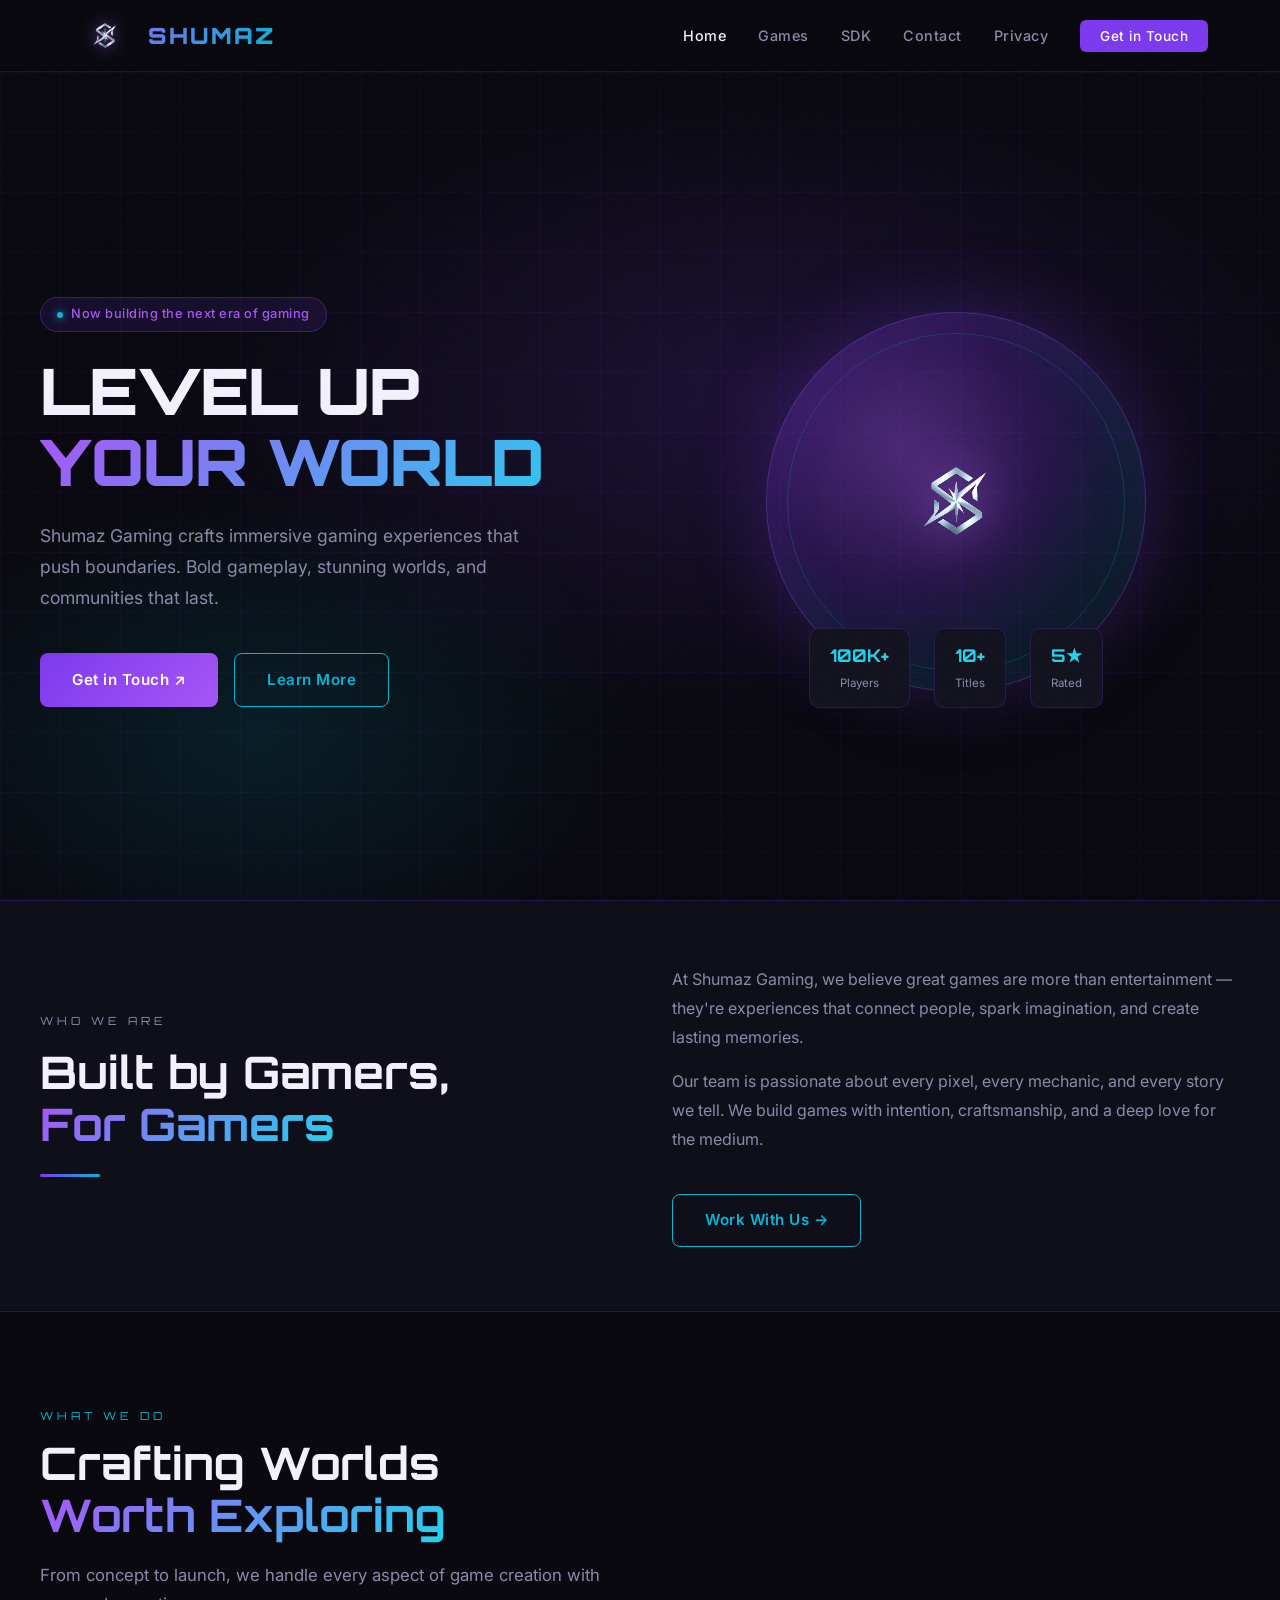
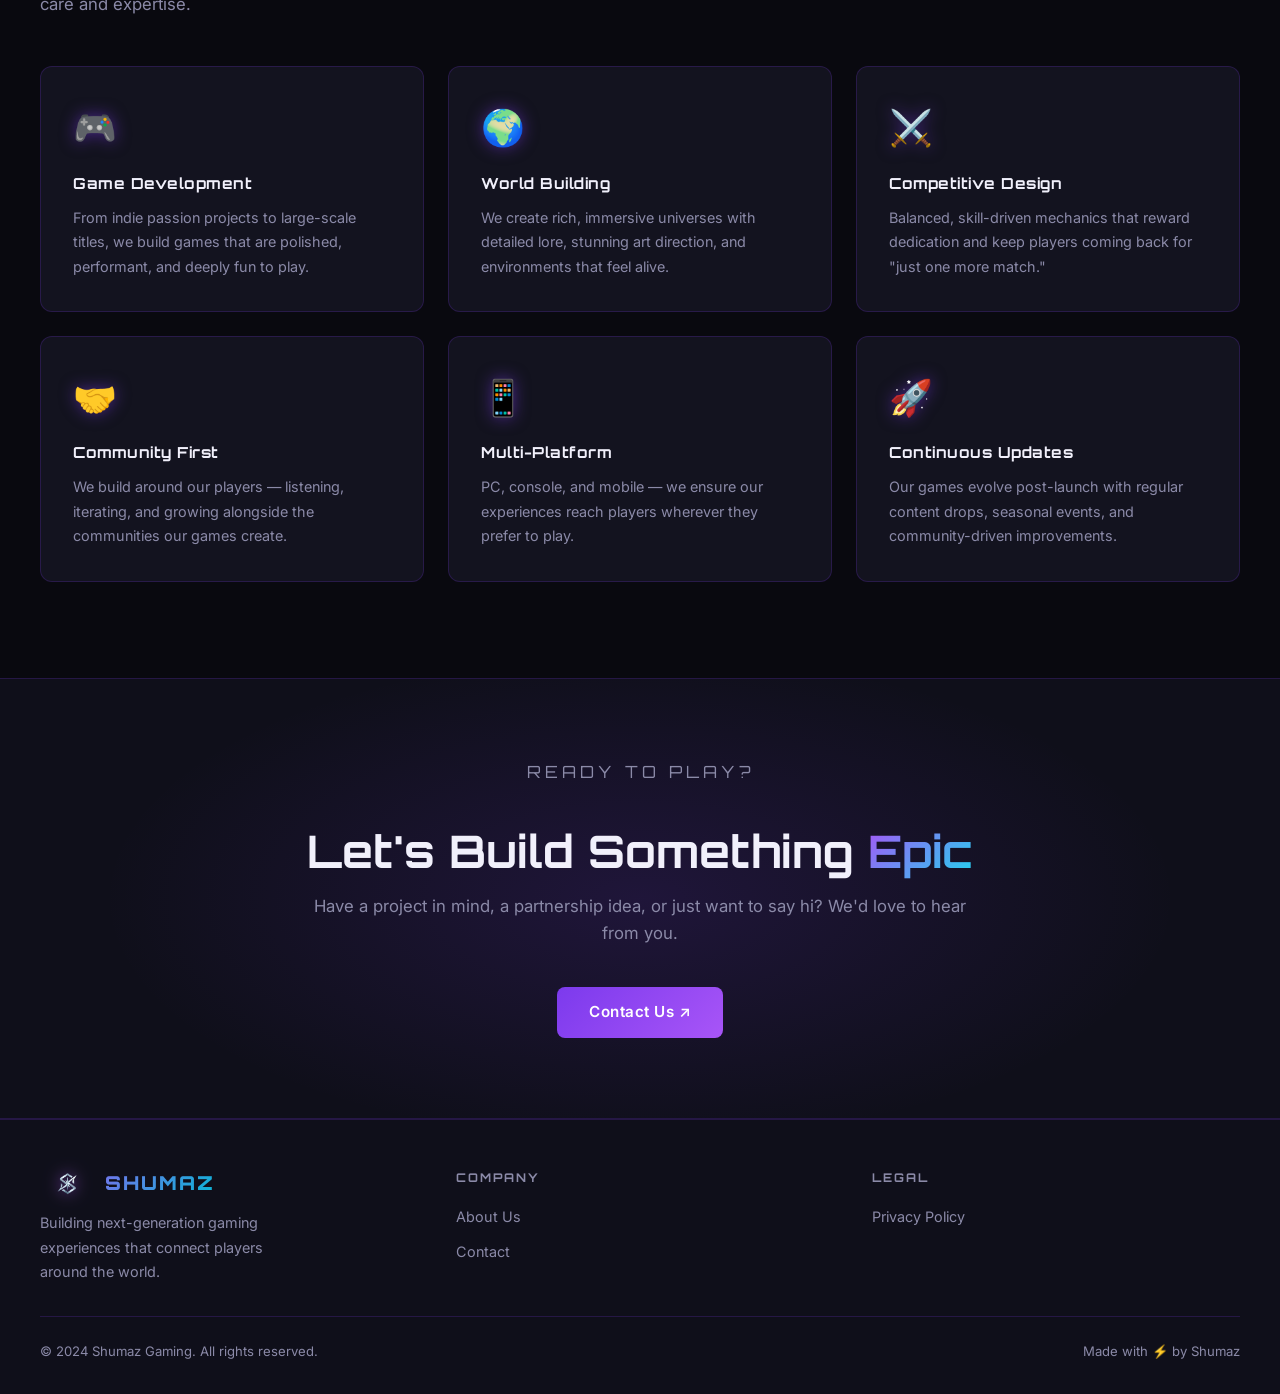
<file: index.html>
<!DOCTYPE html>
<html lang="en">
<head>
  <meta charset="UTF-8" />
  <meta name="viewport" content="width=device-width, initial-scale=1.0" />
  <title>Shumaz Gaming — Level Up Your World</title>
  <meta name="description" content="Shumaz Gaming creates next-generation gaming experiences. Bold games, immersive worlds, unforgettable moments." />
  <link rel="stylesheet" href="styles.css" />
  <style>
    /* ── Hero ── */
    .hero {
      min-height: calc(100vh - var(--nav-height));
      display: flex;
      align-items: center;
      position: relative;
      overflow: hidden;
      padding: 6rem 2rem 4rem;
    }
    .hero-bg {
      position: absolute;
      inset: 0;
      background:
        radial-gradient(ellipse 70% 60% at 60% 40%, rgba(124, 58, 237, 0.18) 0%, transparent 65%),
        radial-gradient(ellipse 50% 50% at 20% 80%, rgba(6, 182, 212, 0.12) 0%, transparent 60%),
        var(--bg-primary);
      z-index: 0;
    }
    /* Grid lines */
    .hero-bg::after {
      content: '';
      position: absolute;
      inset: 0;
      background-image:
        linear-gradient(rgba(124, 58, 237, 0.06) 1px, transparent 1px),
        linear-gradient(90deg, rgba(124, 58, 237, 0.06) 1px, transparent 1px);
      background-size: 60px 60px;
    }
    .hero-inner {
      max-width: 1200px;
      margin: 0 auto;
      width: 100%;
      position: relative;
      z-index: 1;
      display: grid;
      grid-template-columns: 1fr 1fr;
      align-items: center;
      gap: 4rem;
    }
    .hero-badge {
      display: inline-flex;
      align-items: center;
      gap: 0.5rem;
      background: rgba(124, 58, 237, 0.12);
      border: 1px solid rgba(124, 58, 237, 0.35);
      border-radius: 100px;
      padding: 0.4rem 1rem;
      font-size: 0.8rem;
      color: var(--purple-light);
      margin-bottom: 1.5rem;
      font-weight: 500;
      letter-spacing: 0.5px;
    }
    .hero-badge::before {
      content: '';
      width: 6px; height: 6px;
      background: var(--cyan);
      border-radius: 50%;
      box-shadow: 0 0 8px var(--cyan);
    }
    .hero-title {
      font-family: 'Orbitron', sans-serif;
      font-size: clamp(2.4rem, 5.5vw, 4rem);
      font-weight: 900;
      line-height: 1.1;
      margin-bottom: 1.5rem;
      letter-spacing: -1px;
    }
    .hero-title span { display: block; }
    .hero-desc {
      font-size: 1.1rem;
      color: var(--text-muted);
      max-width: 480px;
      line-height: 1.75;
      margin-bottom: 2.5rem;
    }
    .hero-actions {
      display: flex;
      gap: 1rem;
      flex-wrap: wrap;
    }
    .hero-visual {
      position: relative;
      display: flex;
      align-items: center;
      justify-content: center;
    }
    .hero-orb {
      width: 380px;
      height: 380px;
      border-radius: 50%;
      background: radial-gradient(circle at 35% 35%,
        rgba(168, 85, 247, 0.35) 0%,
        rgba(124, 58, 237, 0.2) 40%,
        rgba(6, 182, 212, 0.1) 70%,
        transparent 100%);
      border: 1px solid rgba(168, 85, 247, 0.3);
      box-shadow: 0 0 80px rgba(124, 58, 237, 0.25), inset 0 0 60px rgba(124, 58, 237, 0.1);
      animation: pulse 4s ease-in-out infinite;
      position: relative;
    }
    .hero-orb::before {
      content: '';
      position: absolute;
      inset: 20px;
      border-radius: 50%;
      border: 1px solid rgba(6, 182, 212, 0.2);
      animation: rotate 12s linear infinite;
    }
    .hero-orb-logo {
      position: absolute;
      inset: 0;
      display: flex;
      align-items: center;
      justify-content: center;
    }
    .hero-orb-logo img {
      width: 180px;
      height: 180px;
      object-fit: contain;
      filter: drop-shadow(0 0 30px rgba(168, 85, 247, 0.9)) brightness(1.15);
      animation: floatLogo 3s ease-in-out infinite;
    }
    @keyframes floatLogo {
      0%, 100% { transform: translateY(0px); }
      50% { transform: translateY(-12px); }
    }
    .hero-stats {
      position: absolute;
      bottom: -1rem;
      left: 50%;
      transform: translateX(-50%);
      display: flex;
      gap: 1.5rem;
    }
    .stat-chip {
      background: var(--bg-card);
      border: 1px solid var(--border);
      border-radius: 10px;
      padding: 0.75rem 1.25rem;
      text-align: center;
      white-space: nowrap;
    }
    .stat-chip strong {
      display: block;
      font-family: 'Orbitron', sans-serif;
      font-size: 1.1rem;
      font-weight: 700;
      color: var(--cyan-light);
    }
    .stat-chip span { font-size: 0.72rem; color: var(--text-muted); }

    @keyframes pulse {
      0%, 100% { box-shadow: 0 0 80px rgba(124, 58, 237, 0.25), inset 0 0 60px rgba(124, 58, 237, 0.1); }
      50% { box-shadow: 0 0 120px rgba(124, 58, 237, 0.4), inset 0 0 80px rgba(124, 58, 237, 0.15); }
    }
    @keyframes rotate {
      from { transform: rotate(0deg); }
      to { transform: rotate(360deg); }
    }

    /* ── About strip ── */
    .about-strip {
      background: var(--bg-secondary);
      border-top: 1px solid var(--border);
      border-bottom: 1px solid var(--border);
      padding: 4rem 2rem;
    }
    .about-strip-inner {
      max-width: 1200px;
      margin: 0 auto;
      display: grid;
      grid-template-columns: 1fr 1fr;
      gap: 4rem;
      align-items: center;
    }
    .about-strip p { color: var(--text-muted); line-height: 1.8; margin-bottom: 1rem; }

    /* ── Features ── */
    .features-grid {
      display: grid;
      grid-template-columns: repeat(3, 1fr);
      gap: 1.5rem;
      margin-top: 3rem;
    }
    .feature-icon {
      font-size: 2.2rem;
      margin-bottom: 1rem;
      filter: drop-shadow(0 0 8px rgba(124, 58, 237, 0.5));
    }
    .feature-title {
      font-family: 'Orbitron', sans-serif;
      font-size: 0.95rem;
      font-weight: 700;
      margin-bottom: 0.6rem;
      letter-spacing: 0.5px;
    }
    .feature-desc { font-size: 0.9rem; color: var(--text-muted); line-height: 1.7; }

    /* ── CTA Banner ── */
    .cta-banner {
      position: relative;
      overflow: hidden;
      background: var(--bg-secondary);
      border-top: 1px solid var(--border);
      border-bottom: 1px solid var(--border);
      padding: 5rem 2rem;
      text-align: center;
    }
    .cta-banner-bg {
      position: absolute;
      inset: 0;
      background: radial-gradient(ellipse 60% 80% at 50% 50%, rgba(124, 58, 237, 0.15) 0%, transparent 70%);
      pointer-events: none;
    }
    .cta-banner-inner { position: relative; z-index: 1; max-width: 680px; margin: 0 auto; }
    .cta-banner .section-title { margin-bottom: 1rem; }
    .cta-banner p { color: var(--text-muted); margin-bottom: 2.5rem; font-size: 1.05rem; }
    .cta-banner .hero-actions { justify-content: center; }

    /* ── Mobile ── */
    @media (max-width: 768px) {
      .hero { padding: 3.5rem 1.25rem 2.5rem; }
      .hero-inner {
        grid-template-columns: 1fr;
        gap: 2.5rem;
        text-align: center;
      }
      .hero-desc { margin-left: auto; margin-right: auto; }
      .hero-actions { justify-content: center; }
      .hero-orb { width: 220px; height: 220px; }
      .hero-orb-logo img { width: 110px; height: 110px; }
      .hero-stats {
        position: static;
        transform: none;
        justify-content: center;
        flex-wrap: wrap;
        margin-top: 1.5rem;
        gap: 0.75rem;
      }
      .about-strip-inner { grid-template-columns: 1fr; gap: 2rem; }
      .features-grid { grid-template-columns: 1fr; }
    }
  </style>
</head>
<body>

  <!-- Navigation -->
  <nav>
    <div class="nav-inner">
      <a href="index.html" class="nav-logo"><img src="Art/logo.png" alt="Shumaz Logo" />SHUMAZ</a>
      <ul class="nav-links">
        <li><a href="index.html" class="active">Home</a></li>
        <li><a href="games.html">Games</a></li>
        <li><a href="sdk.html">SDK</a></li>
        <li><a href="contact.html">Contact</a></li>
        <li><a href="privacy-policy.html">Privacy</a></li>
        <li><a href="contact.html" class="nav-cta">Get in Touch</a></li>
      </ul>
      <button class="nav-hamburger" type="button" aria-label="Menu">
        <span></span><span></span><span></span>
      </button>
    </div>
  </nav>

  <main class="page-content">

    <!-- Hero -->
    <section class="hero">
      <div class="hero-bg"></div>
      <div class="hero-inner">
        <div class="hero-text">
          <div class="hero-badge">Now building the next era of gaming</div>
          <h1 class="hero-title">
            <span>LEVEL UP</span>
            <span class="gradient-text">YOUR WORLD</span>
          </h1>
          <p class="hero-desc">
            Shumaz Gaming crafts immersive gaming experiences that push boundaries.
            Bold gameplay, stunning worlds, and communities that last.
          </p>
          <div class="hero-actions">
            <a href="contact.html" class="btn btn-primary">Get in Touch ↗</a>
            <a href="#about" class="btn btn-outline">Learn More</a>
          </div>
        </div>
        <div class="hero-visual">
          <div class="hero-orb">
            <div class="hero-orb-logo">
              <img src="Art/logo.png" alt="Shumaz Gaming Logo" />
            </div>
          </div>
          <div class="hero-stats">
            <div class="stat-chip"><strong>100K+</strong><span>Players</span></div>
            <div class="stat-chip"><strong>10+</strong><span>Titles</span></div>
            <div class="stat-chip"><strong>5★</strong><span>Rated</span></div>
          </div>
        </div>
      </div>
    </section>

    <!-- About Strip -->
    <section class="about-strip" id="about">
      <div class="about-strip-inner">
        <div>
          <p class="section-label">Who We Are</p>
          <h2 class="section-title">Built by Gamers,<br><span class="gradient-text">For Gamers</span></h2>
          <div class="divider"></div>
        </div>
        <div>
          <p>At Shumaz Gaming, we believe great games are more than entertainment — they're experiences that connect people, spark imagination, and create lasting memories.</p>
          <p>Our team is passionate about every pixel, every mechanic, and every story we tell. We build games with intention, craftsmanship, and a deep love for the medium.</p>
          <a href="contact.html" class="btn btn-outline" style="margin-top:1.5rem;">Work With Us →</a>
        </div>
      </div>
    </section>

    <!-- Features -->
    <section class="section">
      <div class="section-inner">
        <p class="section-label">What We Do</p>
        <h2 class="section-title">Crafting Worlds<br><span class="gradient-text">Worth Exploring</span></h2>
        <p class="section-subtitle">From concept to launch, we handle every aspect of game creation with care and expertise.</p>
        <div class="features-grid">
          <div class="card">
            <div class="feature-icon">🎮</div>
            <h3 class="feature-title">Game Development</h3>
            <p class="feature-desc">From indie passion projects to large-scale titles, we build games that are polished, performant, and deeply fun to play.</p>
          </div>
          <div class="card">
            <div class="feature-icon">🌍</div>
            <h3 class="feature-title">World Building</h3>
            <p class="feature-desc">We create rich, immersive universes with detailed lore, stunning art direction, and environments that feel alive.</p>
          </div>
          <div class="card">
            <div class="feature-icon">⚔️</div>
            <h3 class="feature-title">Competitive Design</h3>
            <p class="feature-desc">Balanced, skill-driven mechanics that reward dedication and keep players coming back for "just one more match."</p>
          </div>
          <div class="card">
            <div class="feature-icon">🤝</div>
            <h3 class="feature-title">Community First</h3>
            <p class="feature-desc">We build around our players — listening, iterating, and growing alongside the communities our games create.</p>
          </div>
          <div class="card">
            <div class="feature-icon">📱</div>
            <h3 class="feature-title">Multi-Platform</h3>
            <p class="feature-desc">PC, console, and mobile — we ensure our experiences reach players wherever they prefer to play.</p>
          </div>
          <div class="card">
            <div class="feature-icon">🚀</div>
            <h3 class="feature-title">Continuous Updates</h3>
            <p class="feature-desc">Our games evolve post-launch with regular content drops, seasonal events, and community-driven improvements.</p>
          </div>
        </div>
      </div>
    </section>

    <!-- CTA Banner -->
    <div class="cta-banner">
      <div class="cta-banner-bg"></div>
      <div class="cta-banner-inner">
        <p class="section-label">Ready to Play?</p>
        <h2 class="section-title">Let's Build Something <span class="gradient-text">Epic</span></h2>
        <p>Have a project in mind, a partnership idea, or just want to say hi? We'd love to hear from you.</p>
        <div class="hero-actions">
          <a href="contact.html" class="btn btn-primary">Contact Us ↗</a>
        </div>
      </div>
    </div>

  </main>

  <!-- Footer -->
  <footer>
    <div class="footer-inner">
      <div class="footer-brand">
        <a href="index.html" class="nav-logo"><img src="Art/logo.png" alt="Shumaz Logo" />SHUMAZ</a>
        <p>Building next-generation gaming experiences that connect players around the world.</p>
      </div>
      <div class="footer-col">
        <h4>Company</h4>
        <ul>
          <li><a href="index.html#about">About Us</a></li>
          <li><a href="contact.html">Contact</a></li>
        </ul>
      </div>
      <div class="footer-col">
        <h4>Legal</h4>
        <ul>
          <li><a href="privacy-policy.html">Privacy Policy</a></li>
        </ul>
      </div>
    </div>
    <div class="footer-bottom">
      <span>© 2024 Shumaz Gaming. All rights reserved.</span>
      <span>Made with ⚡ by Shumaz</span>
    </div>
  </footer>

  <script>
    (function () {
      var hamburger = document.querySelector('.nav-hamburger');
      var navLinks = document.querySelector('.nav-links');
      if (hamburger && navLinks) {
        hamburger.addEventListener('click', function () {
          hamburger.classList.toggle('open');
          navLinks.classList.toggle('open');
        });
        navLinks.querySelectorAll('a').forEach(function (link) {
          link.addEventListener('click', function () {
            hamburger.classList.remove('open');
            navLinks.classList.remove('open');
          });
        });
      }
    })();
  </script>
</body>
</html>
</file>
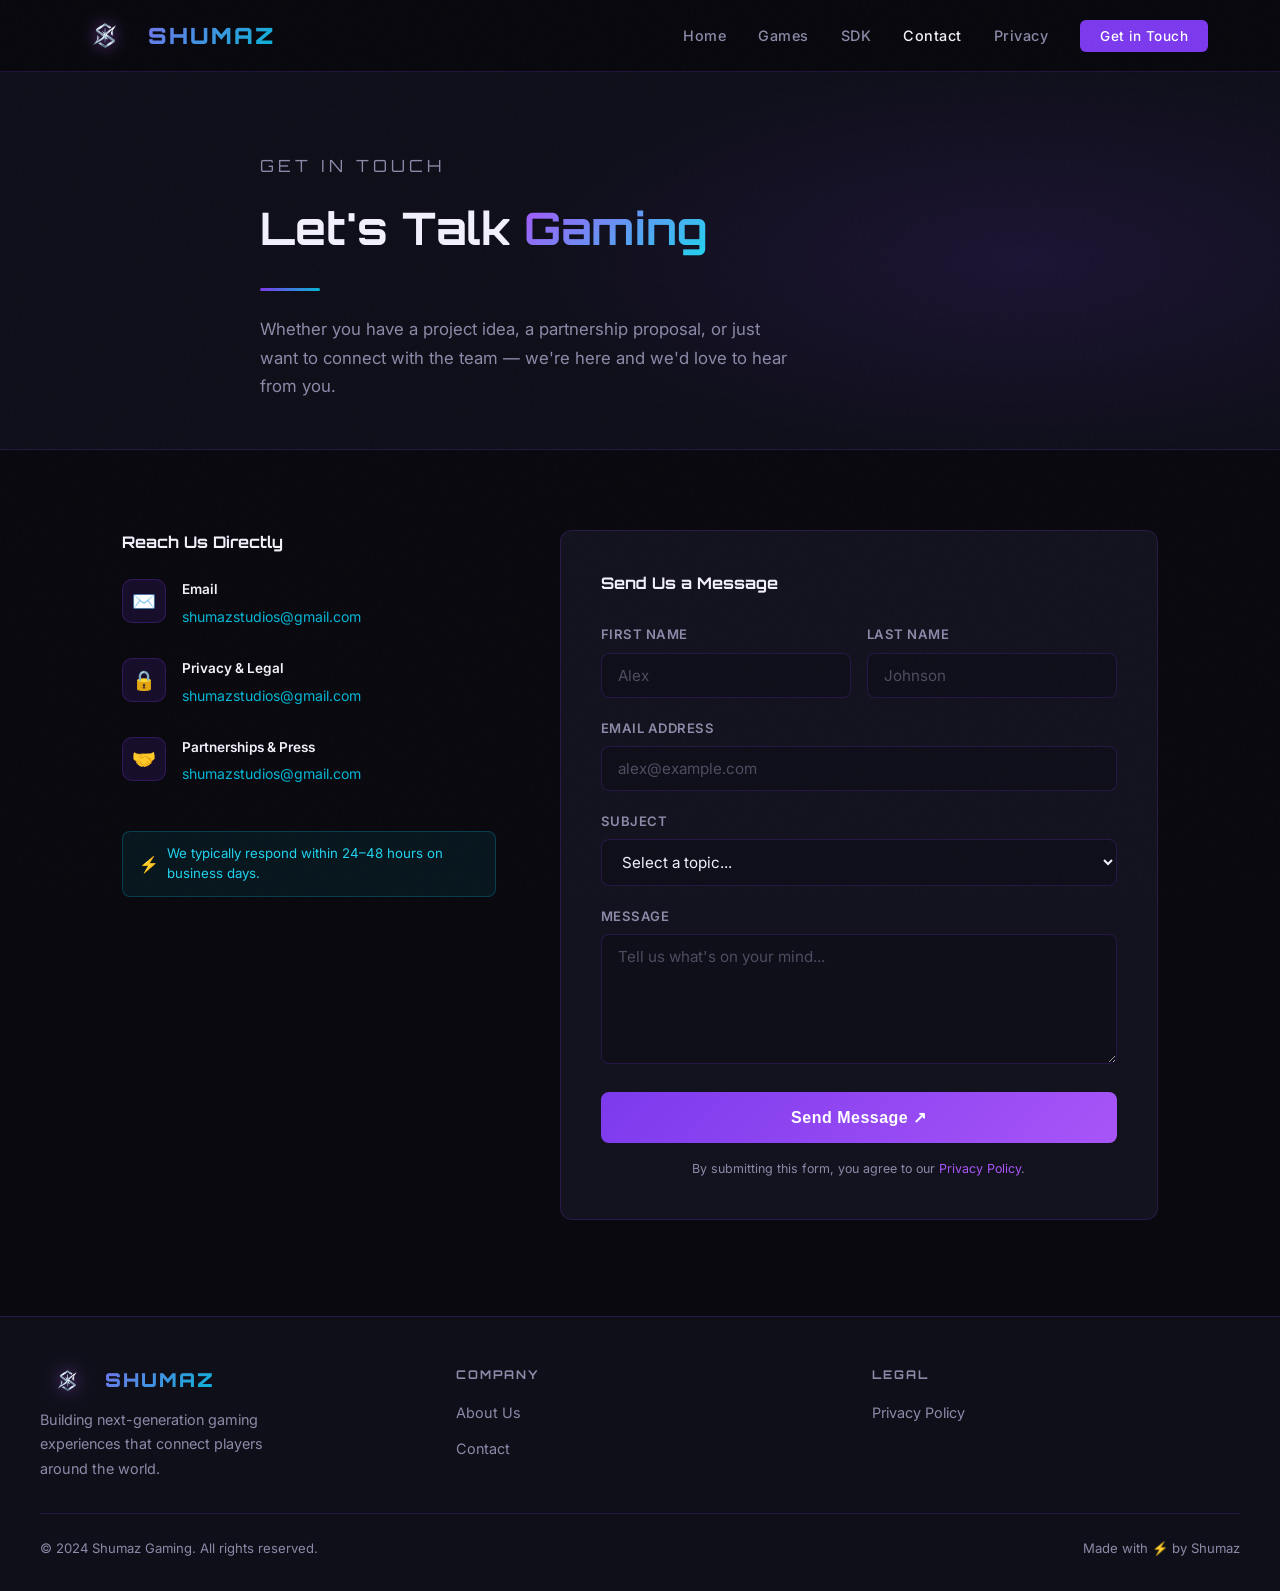
<file: contact.html>
<!DOCTYPE html>
<html lang="en">
<head>
  <meta charset="UTF-8" />
  <meta name="viewport" content="width=device-width, initial-scale=1.0" />
  <title>Contact Us — Shumaz Gaming</title>
  <meta name="description" content="Get in touch with Shumaz Gaming. We'd love to hear from you." />
  <link rel="stylesheet" href="styles.css" />
  <style>
    .contact-hero {
      padding: 5rem 2rem 3rem;
      background: var(--bg-secondary);
      border-bottom: 1px solid var(--border);
      position: relative;
      overflow: hidden;
    }
    .contact-hero::before {
      content: '';
      position: absolute;
      inset: 0;
      background: radial-gradient(ellipse 60% 80% at 80% 50%, rgba(124, 58, 237, 0.12) 0%, transparent 65%);
      pointer-events: none;
    }
    .contact-hero-inner {
      max-width: 760px;
      margin: 0 auto;
      position: relative;
      z-index: 1;
    }
    .contact-hero h1 {
      font-family: 'Orbitron', sans-serif;
      font-size: clamp(1.8rem, 4vw, 2.8rem);
      font-weight: 700;
      margin-bottom: 1rem;
    }
    .contact-hero p { color: var(--text-muted); font-size: 1.05rem; line-height: 1.7; max-width: 540px; }

    .contact-body {
      max-width: 1100px;
      margin: 0 auto;
      padding: 5rem 2rem 6rem;
      display: grid;
      grid-template-columns: 1fr 1.6fr;
      gap: 4rem;
      align-items: start;
    }

    /* Info column */
    .contact-info h2 {
      font-family: 'Orbitron', sans-serif;
      font-size: 1rem;
      font-weight: 700;
      margin-bottom: 1.5rem;
      color: var(--text-primary);
    }
    .contact-item {
      display: flex;
      align-items: flex-start;
      gap: 1rem;
      margin-bottom: 1.75rem;
    }
    .contact-item-icon {
      width: 44px;
      height: 44px;
      border-radius: 10px;
      background: rgba(124, 58, 237, 0.12);
      border: 1px solid rgba(124, 58, 237, 0.25);
      display: flex;
      align-items: center;
      justify-content: center;
      font-size: 1.2rem;
      flex-shrink: 0;
    }
    .contact-item-text strong {
      display: block;
      font-size: 0.85rem;
      font-weight: 600;
      color: var(--text-primary);
      margin-bottom: 0.2rem;
    }
    .contact-item-text span {
      font-size: 0.88rem;
      color: var(--text-muted);
      line-height: 1.5;
    }
    .contact-item-text a {
      color: var(--cyan);
      transition: color 0.2s;
    }
    .contact-item-text a:hover { color: var(--cyan-light); }

    .response-badge {
      display: inline-flex;
      align-items: center;
      gap: 0.5rem;
      background: rgba(6, 182, 212, 0.08);
      border: 1px solid rgba(6, 182, 212, 0.25);
      border-radius: 8px;
      padding: 0.75rem 1rem;
      font-size: 0.83rem;
      color: var(--cyan-light);
      margin-top: 1rem;
      line-height: 1.5;
    }
    .response-badge::before {
      content: '⚡';
      font-size: 1rem;
      flex-shrink: 0;
    }

    /* Form column */
    .contact-form-wrap {
      background: var(--bg-card);
      border: 1px solid var(--border);
      border-radius: var(--radius);
      padding: 2.5rem;
    }
    .contact-form-wrap h2 {
      font-family: 'Orbitron', sans-serif;
      font-size: 1rem;
      font-weight: 700;
      margin-bottom: 1.75rem;
      color: var(--text-primary);
    }
    .form-row {
      display: grid;
      grid-template-columns: 1fr 1fr;
      gap: 1rem;
    }
    .form-group {
      display: flex;
      flex-direction: column;
      gap: 0.45rem;
      margin-bottom: 1.25rem;
    }
    .form-group label {
      font-size: 0.82rem;
      font-weight: 600;
      color: var(--text-muted);
      letter-spacing: 0.5px;
      text-transform: uppercase;
    }
    .form-group input,
    .form-group select,
    .form-group textarea {
      background: var(--bg-secondary);
      border: 1px solid var(--border);
      border-radius: 8px;
      padding: 0.75rem 1rem;
      color: var(--text-primary);
      font-family: 'Inter', sans-serif;
      font-size: 0.95rem;
      outline: none;
      transition: border-color 0.2s, box-shadow 0.2s;
      width: 100%;
    }
    .form-group input::placeholder,
    .form-group textarea::placeholder { color: rgba(139, 138, 168, 0.5); }
    .form-group input:focus,
    .form-group select:focus,
    .form-group textarea:focus {
      border-color: var(--purple);
      box-shadow: 0 0 0 3px rgba(124, 58, 237, 0.12);
    }
    .form-group select option { background: var(--bg-card); }
    .form-group textarea { resize: vertical; min-height: 130px; }
    .form-submit { width: 100%; justify-content: center; font-size: 1rem; padding: 1rem; margin-top: 0.5rem; }
    .form-note { font-size: 0.78rem; color: var(--text-muted); text-align: center; margin-top: 1rem; }
    .form-note a { color: var(--purple-light); }

    /* Success state (hidden by default) */
    .form-success {
      display: none;
      text-align: center;
      padding: 3rem 1rem;
    }
    .form-success .success-icon {
      font-size: 3.5rem;
      margin-bottom: 1rem;
      filter: drop-shadow(0 0 12px rgba(6, 182, 212, 0.6));
    }
    .form-success h3 {
      font-family: 'Orbitron', sans-serif;
      font-size: 1.2rem;
      margin-bottom: 0.75rem;
    }
    .form-success p { color: var(--text-muted); font-size: 0.95rem; }

    @media (max-width: 768px) {
      .contact-body { grid-template-columns: 1fr; gap: 2.5rem; }
      .form-row { grid-template-columns: 1fr; }
    }
  </style>
</head>
<body>

  <!-- Navigation -->
  <nav>
    <div class="nav-inner">
      <a href="index.html" class="nav-logo"><img src="Art/logo.png" alt="Shumaz Logo" />SHUMAZ</a>
      <ul class="nav-links">
        <li><a href="index.html">Home</a></li>
        <li><a href="games.html">Games</a></li>
        <li><a href="sdk.html">SDK</a></li>
        <li><a href="contact.html" class="active">Contact</a></li>
        <li><a href="privacy-policy.html">Privacy</a></li>
        <li><a href="contact.html" class="nav-cta">Get in Touch</a></li>
      </ul>
      <button class="nav-hamburger" type="button" aria-label="Menu">
        <span></span><span></span><span></span>
      </button>
    </div>
  </nav>

  <main class="page-content">

    <div class="contact-hero">
      <div class="contact-hero-inner">
        <p class="section-label">Get In Touch</p>
        <h1>Let's Talk <span class="gradient-text">Gaming</span></h1>
        <div class="divider"></div>
        <p>Whether you have a project idea, a partnership proposal, or just want to connect with the team — we're here and we'd love to hear from you.</p>
      </div>
    </div>

    <div class="contact-body">

      <!-- Contact Info -->
      <div class="contact-info">
        <h2>Reach Us Directly</h2>

        <div class="contact-item">
          <div class="contact-item-icon">✉️</div>
          <div class="contact-item-text">
            <strong>Email</strong>
            <span><a href="mailto:shumazstudios@gmail.com">shumazstudios@gmail.com</a></span>
          </div>
        </div>

        <div class="contact-item">
          <div class="contact-item-icon">🔒</div>
          <div class="contact-item-text">
            <strong>Privacy & Legal</strong>
            <span><a href="mailto:shumazstudios@gmail.com">shumazstudios@gmail.com</a></span>
          </div>
        </div>

        <div class="contact-item">
          <div class="contact-item-icon">🤝</div>
          <div class="contact-item-text">
            <strong>Partnerships & Press</strong>
            <span><a href="mailto:shumazstudios@gmail.com">shumazstudios@gmail.com</a></span>
          </div>
        </div>

        <div class="response-badge">
          We typically respond within 24–48 hours on business days.
        </div>
      </div>

      <!-- Contact Form -->
      <div class="contact-form-wrap">
        <h2>Send Us a Message</h2>

        <form id="contactForm" action="https://formspree.io/f/xzdyvbyk" method="POST">
          <div class="form-row">
            <div class="form-group">
              <label for="firstName">First Name</label>
              <input type="text" id="firstName" name="firstName" placeholder="Alex" required />
            </div>
            <div class="form-group">
              <label for="lastName">Last Name</label>
              <input type="text" id="lastName" name="lastName" placeholder="Johnson" />
            </div>
          </div>

          <div class="form-group">
            <label for="email">Email Address</label>
            <input type="email" id="email" name="email" placeholder="alex@example.com" required />
          </div>

          <div class="form-group">
            <label for="subject">Subject</label>
            <select id="subject" name="subject">
              <option value="" disabled selected>Select a topic...</option>
              <option value="General Inquiry">General Inquiry</option>
              <option value="Partnership / Collaboration">Partnership / Collaboration</option>
              <option value="Press & Media">Press & Media</option>
              <option value="Player Support">Player Support</option>
              <option value="Privacy & Data">Privacy & Data</option>
              <option value="Other">Other</option>
            </select>
          </div>

          <div class="form-group">
            <label for="message">Message</label>
            <textarea id="message" name="message" placeholder="Tell us what's on your mind..." required></textarea>
          </div>

          <button type="submit" class="btn btn-primary form-submit" id="submitBtn">
            Send Message ↗
          </button>

          <p class="form-note">
            By submitting this form, you agree to our
            <a href="privacy-policy.html">Privacy Policy</a>.
          </p>
        </form>

        <div class="form-success" id="formSuccess">
          <div class="success-icon">✅</div>
          <h3 class="gradient-text">Message Sent!</h3>
          <p>Thanks for reaching out. We'll get back to you within 24–48 hours.</p>
        </div>
      </div>

    </div>

  </main>

  <!-- Footer -->
  <footer>
    <div class="footer-inner">
      <div class="footer-brand">
        <a href="index.html" class="nav-logo"><img src="Art/logo.png" alt="Shumaz Logo" />SHUMAZ</a>
        <p>Building next-generation gaming experiences that connect players around the world.</p>
      </div>
      <div class="footer-col">
        <h4>Company</h4>
        <ul>
          <li><a href="index.html#about">About Us</a></li>
          <li><a href="contact.html">Contact</a></li>
        </ul>
      </div>
      <div class="footer-col">
        <h4>Legal</h4>
        <ul>
          <li><a href="privacy-policy.html">Privacy Policy</a></li>
        </ul>
      </div>
    </div>
    <div class="footer-bottom">
      <span>© 2024 Shumaz Gaming. All rights reserved.</span>
      <span>Made with ⚡ by Shumaz</span>
    </div>
  </footer>

  <script>
    (function () {
      var hamburger = document.querySelector('.nav-hamburger');
      var navLinks = document.querySelector('.nav-links');
      if (hamburger && navLinks) {
        hamburger.addEventListener('click', function () {
          hamburger.classList.toggle('open');
          navLinks.classList.toggle('open');
        });
        navLinks.querySelectorAll('a').forEach(function (link) {
          link.addEventListener('click', function () {
            hamburger.classList.remove('open');
            navLinks.classList.remove('open');
          });
        });
      }
    })();

    const form = document.getElementById('contactForm');
    const submitBtn = document.getElementById('submitBtn');

    form.addEventListener('submit', async function(e) {
      e.preventDefault();

      // Button loading state
      submitBtn.disabled = true;
      submitBtn.textContent = 'Sending...';

      try {
        const response = await fetch(form.action, {
          method: 'POST',
          body: new FormData(form),
          headers: { 'Accept': 'application/json' }
        });

        if (response.ok) {
          // Show success screen
          form.style.display = 'none';
          document.getElementById('formSuccess').style.display = 'block';
        } else {
          const data = await response.json();
          const msg = data.errors ? data.errors.map(e => e.message).join(', ') : 'Something went wrong. Please try again.';
          alert(msg);
          submitBtn.disabled = false;
          submitBtn.textContent = 'Send Message ↗';
        }
      } catch (err) {
        alert('Network error. Please check your connection and try again.');
        submitBtn.disabled = false;
        submitBtn.textContent = 'Send Message ↗';
      }
    });
  </script>

</body>
</html>
</file>
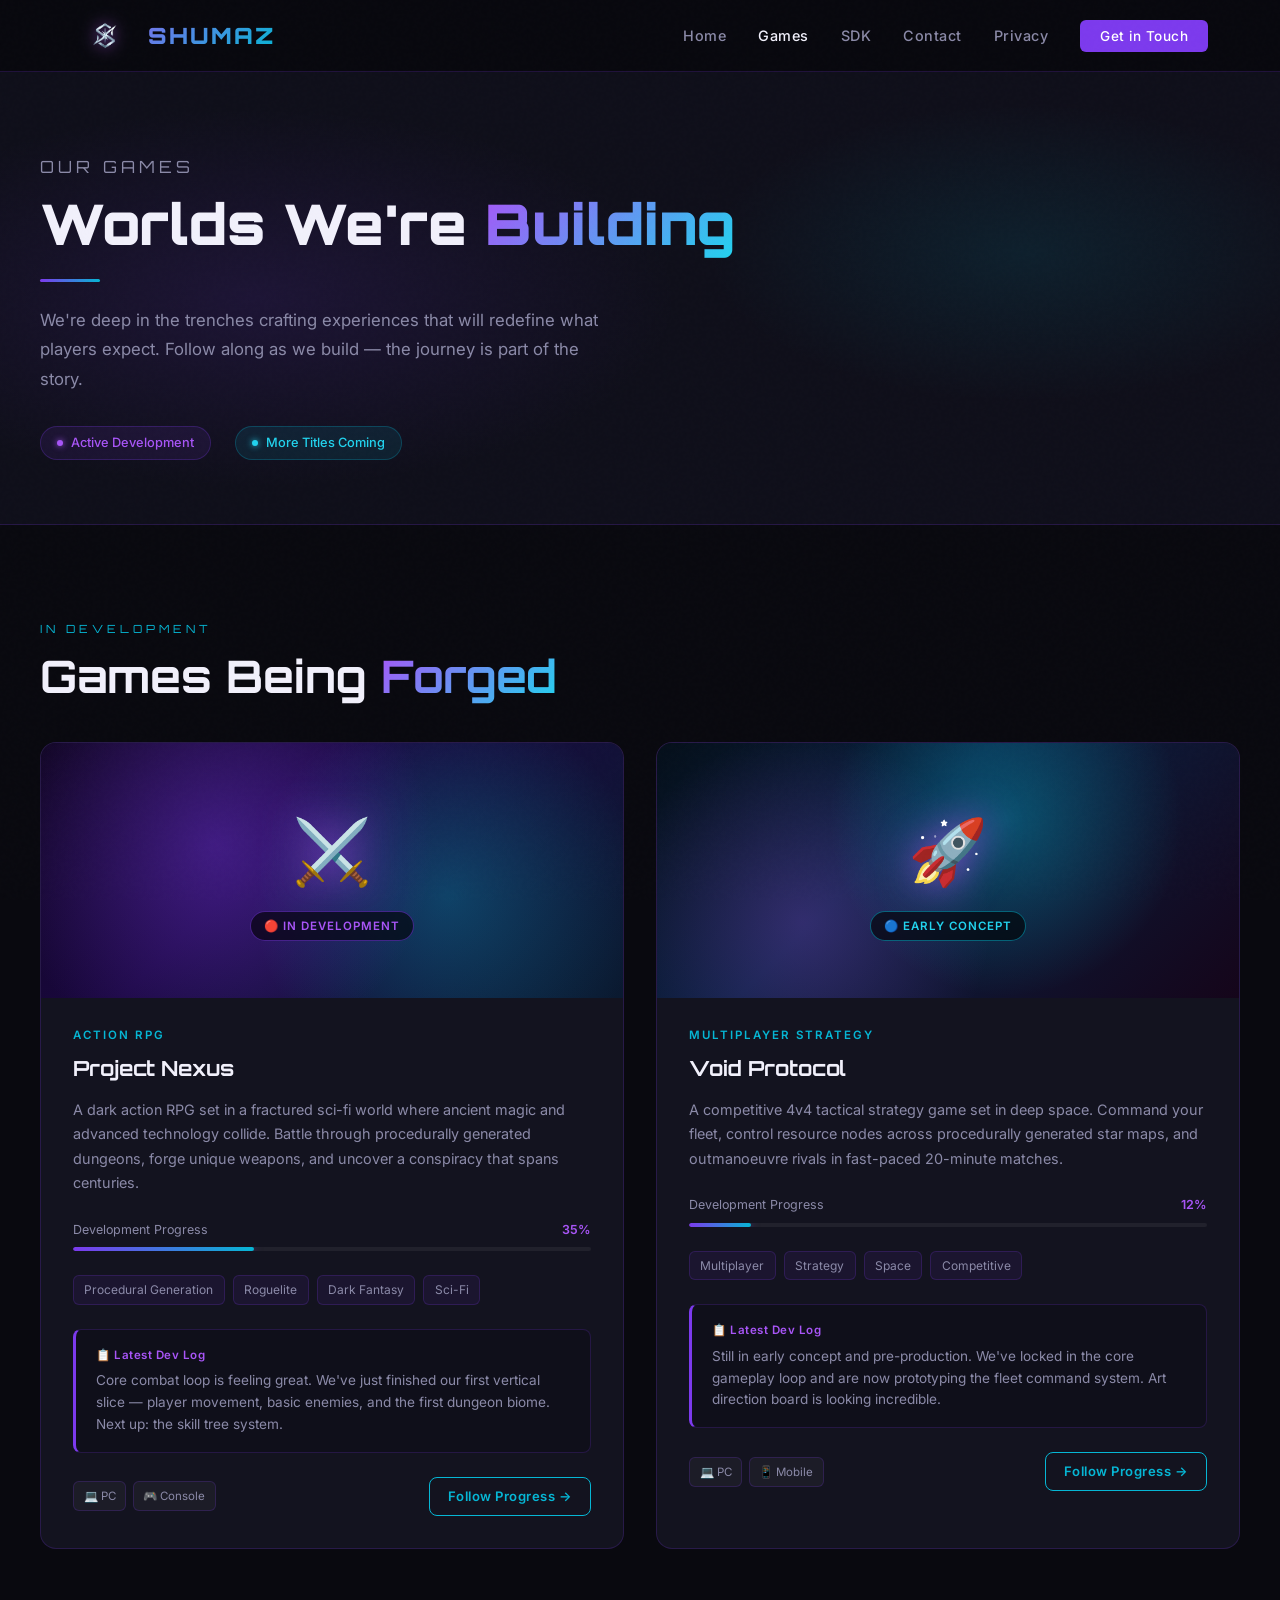
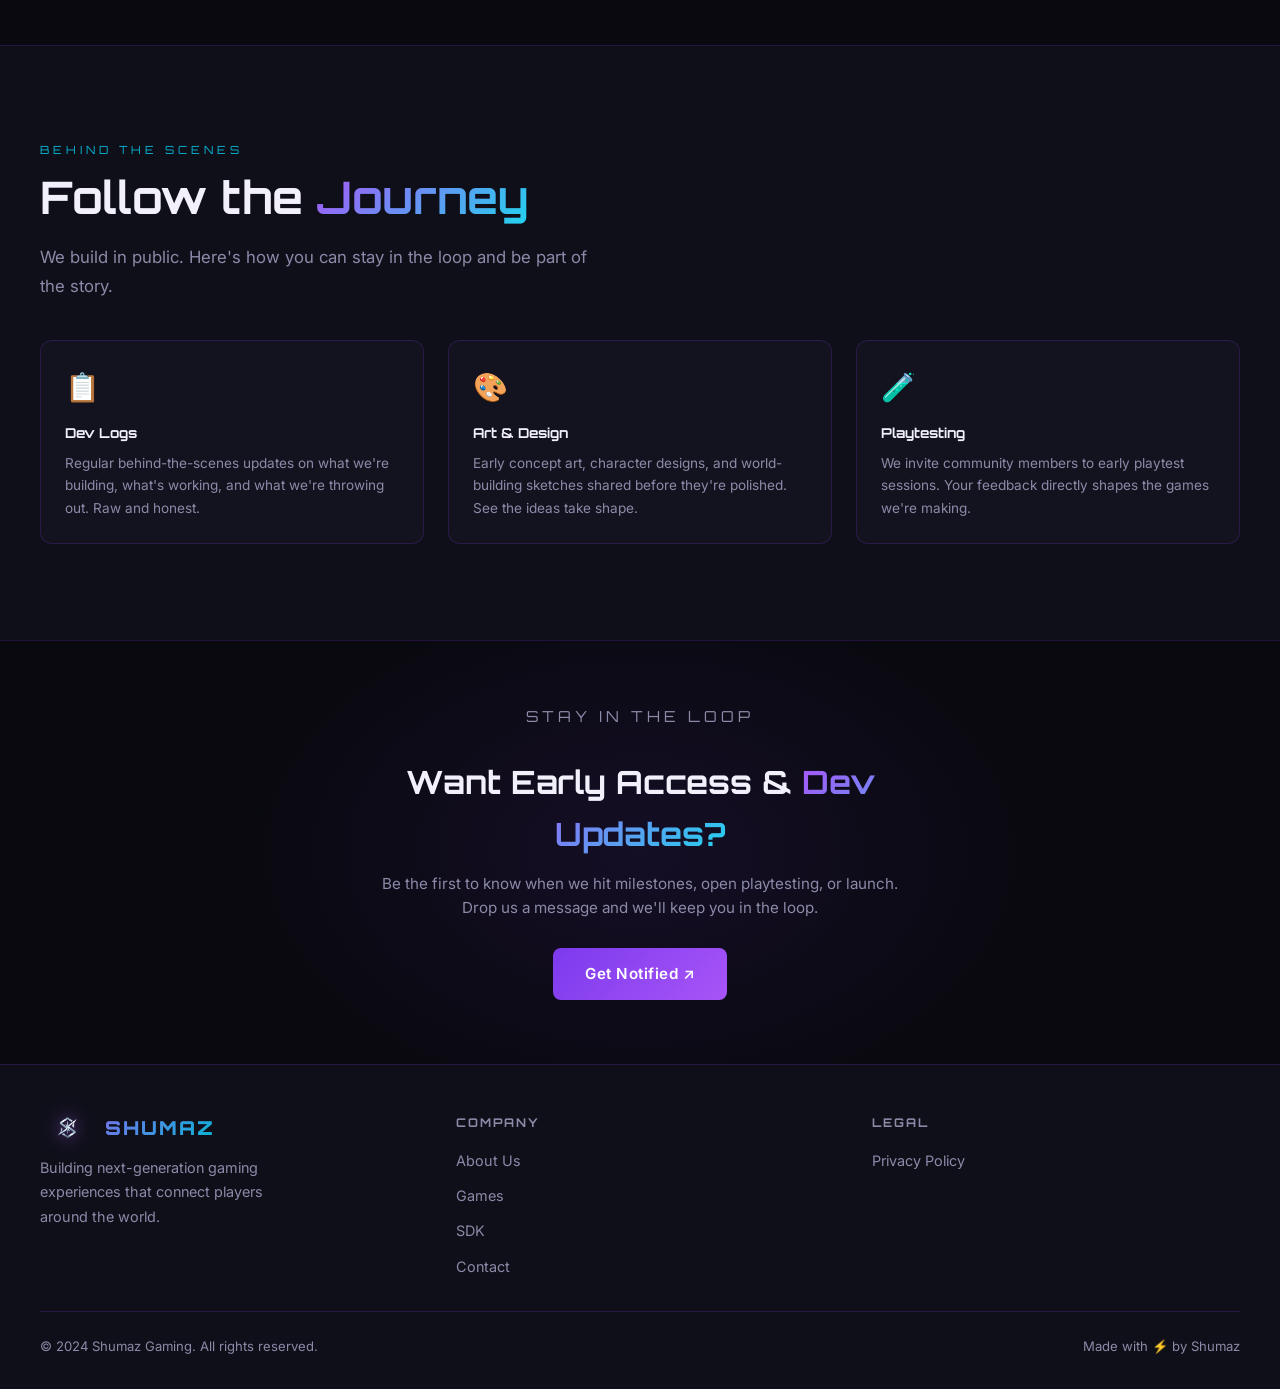
<file: games.html>
<!DOCTYPE html>
<html lang="en">
<head>
  <meta charset="UTF-8" />
  <meta name="viewport" content="width=device-width, initial-scale=1.0" />
  <title>Our Games — Shumaz Gaming</title>
  <meta name="description" content="Follow Shumaz Gaming's journey as we build our next titles. Go behind the scenes on games in development." />
  <link rel="stylesheet" href="styles.css" />
  <style>

    /* ── Hero ── */
    .games-hero {
      padding: 5rem 2rem 4rem;
      position: relative;
      overflow: hidden;
      background: var(--bg-secondary);
      border-bottom: 1px solid var(--border);
    }
    .games-hero-bg {
      position: absolute;
      inset: 0;
      background:
        radial-gradient(ellipse 55% 70% at 20% 50%, rgba(124, 58, 237, 0.13) 0%, transparent 60%),
        radial-gradient(ellipse 45% 60% at 80% 40%, rgba(6, 182, 212, 0.1) 0%, transparent 55%);
      pointer-events: none;
    }
    .games-hero-inner {
      max-width: 1200px;
      margin: 0 auto;
      position: relative;
      z-index: 1;
    }
    .games-hero h1 {
      font-family: 'Orbitron', sans-serif;
      font-size: clamp(2rem, 5vw, 3.5rem);
      font-weight: 900;
      line-height: 1.1;
      margin-bottom: 1.25rem;
    }
    .games-hero p {
      color: var(--text-muted);
      font-size: 1.05rem;
      max-width: 560px;
      line-height: 1.75;
    }
    .games-hero-meta {
      display: flex;
      align-items: center;
      gap: 1.5rem;
      margin-top: 2rem;
      flex-wrap: wrap;
    }
    .meta-pill {
      display: flex;
      align-items: center;
      gap: 0.5rem;
      background: rgba(124, 58, 237, 0.1);
      border: 1px solid rgba(124, 58, 237, 0.25);
      border-radius: 100px;
      padding: 0.35rem 1rem;
      font-size: 0.8rem;
      color: var(--purple-light);
      font-weight: 500;
    }
    .meta-pill.cyan {
      background: rgba(6, 182, 212, 0.1);
      border-color: rgba(6, 182, 212, 0.25);
      color: var(--cyan-light);
    }
    .meta-pill-dot {
      width: 6px; height: 6px;
      border-radius: 50%;
      background: currentColor;
      box-shadow: 0 0 6px currentColor;
      animation: blink 2s ease-in-out infinite;
    }
    @keyframes blink {
      0%, 100% { opacity: 1; }
      50% { opacity: 0.3; }
    }

    /* ── Section title row ── */
    .section-title-row {
      display: flex;
      align-items: flex-end;
      justify-content: space-between;
      margin-bottom: 2.5rem;
      flex-wrap: wrap;
      gap: 1rem;
    }

    /* ── Game card ── */
    .game-card {
      background: var(--bg-card);
      border: 1px solid var(--border);
      border-radius: 16px;
      overflow: hidden;
      transition: border-color 0.25s, transform 0.25s, box-shadow 0.25s;
    }
    .game-card:hover {
      border-color: var(--purple);
      transform: translateY(-4px);
      box-shadow: var(--glow-purple);
    }

    /* Card thumbnail */
    .game-thumb {
      width: 100%;
      aspect-ratio: 16 / 7;
      position: relative;
      overflow: hidden;
      display: flex;
      align-items: center;
      justify-content: center;
    }
    .game-thumb-bg {
      position: absolute;
      inset: 0;
    }
    .game-thumb-content {
      position: relative;
      z-index: 1;
      text-align: center;
    }
    .game-thumb-icon {
      font-size: 4rem;
      filter: drop-shadow(0 0 20px rgba(168, 85, 247, 0.8));
      display: block;
      margin-bottom: 0.5rem;
    }
    .game-thumb-tag {
      display: inline-flex;
      align-items: center;
      gap: 0.4rem;
      background: rgba(0,0,0,0.6);
      backdrop-filter: blur(8px);
      border: 1px solid rgba(255,255,255,0.1);
      border-radius: 100px;
      padding: 0.3rem 0.8rem;
      font-size: 0.72rem;
      font-weight: 600;
      letter-spacing: 1px;
      text-transform: uppercase;
      color: #fff;
    }
    .game-thumb-tag.dev { border-color: rgba(124, 58, 237, 0.5); color: var(--purple-light); }
    .game-thumb-tag.soon { border-color: rgba(6, 182, 212, 0.5); color: var(--cyan-light); }

    /* Card body */
    .game-body { padding: 1.75rem 2rem 2rem; }
    .game-genre {
      font-size: 0.72rem;
      font-weight: 600;
      letter-spacing: 2px;
      text-transform: uppercase;
      color: var(--cyan);
      margin-bottom: 0.5rem;
    }
    .game-title {
      font-family: 'Orbitron', sans-serif;
      font-size: 1.3rem;
      font-weight: 700;
      margin-bottom: 0.75rem;
    }
    .game-desc {
      font-size: 0.9rem;
      color: var(--text-muted);
      line-height: 1.7;
      margin-bottom: 1.5rem;
    }

    /* Progress bar */
    .progress-wrap { margin-bottom: 1.5rem; }
    .progress-label {
      display: flex;
      justify-content: space-between;
      font-size: 0.78rem;
      color: var(--text-muted);
      margin-bottom: 0.5rem;
    }
    .progress-label span:last-child { color: var(--purple-light); font-weight: 600; }
    .progress-bar {
      height: 4px;
      background: rgba(255,255,255,0.06);
      border-radius: 2px;
      overflow: hidden;
    }
    .progress-fill {
      height: 100%;
      border-radius: 2px;
      background: linear-gradient(90deg, var(--purple), var(--cyan));
      box-shadow: 0 0 8px rgba(124, 58, 237, 0.5);
    }

    /* Dev tags */
    .game-tags {
      display: flex;
      flex-wrap: wrap;
      gap: 0.5rem;
      margin-bottom: 1.5rem;
    }
    .game-tag {
      background: rgba(124, 58, 237, 0.08);
      border: 1px solid rgba(124, 58, 237, 0.2);
      border-radius: 6px;
      padding: 0.25rem 0.65rem;
      font-size: 0.75rem;
      color: var(--text-muted);
    }

    /* Dev log snippet */
    .dev-log {
      background: var(--bg-secondary);
      border: 1px solid var(--border);
      border-left: 3px solid var(--purple);
      border-radius: 8px;
      padding: 1rem 1.25rem;
      margin-bottom: 1.5rem;
    }
    .dev-log-header {
      display: flex;
      align-items: center;
      gap: 0.5rem;
      font-size: 0.72rem;
      color: var(--purple-light);
      font-weight: 600;
      letter-spacing: 0.5px;
      margin-bottom: 0.4rem;
    }
    .dev-log p {
      font-size: 0.85rem;
      color: var(--text-muted);
      line-height: 1.6;
    }

    .game-footer {
      display: flex;
      align-items: center;
      justify-content: space-between;
      flex-wrap: wrap;
      gap: 0.75rem;
    }
    .game-platform-icons { display: flex; gap: 0.4rem; }
    .platform-chip {
      background: rgba(255,255,255,0.04);
      border: 1px solid var(--border);
      border-radius: 6px;
      padding: 0.3rem 0.6rem;
      font-size: 0.72rem;
      color: var(--text-muted);
    }

    /* ── Main grid ── */
    .games-main { display: grid; grid-template-columns: repeat(2, 1fr); gap: 2rem; }

    /* ── Journey section ── */
    .journey-section {
      background: var(--bg-secondary);
      border-top: 1px solid var(--border);
    }
    .journey-grid {
      display: grid;
      grid-template-columns: repeat(3, 1fr);
      gap: 1.5rem;
      margin-top: 2.5rem;
    }
    .journey-card {
      background: var(--bg-card);
      border: 1px solid var(--border);
      border-radius: var(--radius);
      padding: 1.5rem;
      transition: border-color 0.2s;
    }
    .journey-card:hover { border-color: var(--cyan); }
    .journey-icon { font-size: 1.75rem; margin-bottom: 0.75rem; }
    .journey-card h3 {
      font-family: 'Orbitron', sans-serif;
      font-size: 0.85rem;
      font-weight: 700;
      margin-bottom: 0.5rem;
    }
    .journey-card p { font-size: 0.85rem; color: var(--text-muted); line-height: 1.65; }

    /* ── Newsletter strip ── */
    .notify-strip {
      border-top: 1px solid var(--border);
      padding: 4rem 2rem;
      text-align: center;
      position: relative;
      overflow: hidden;
    }
    .notify-strip::before {
      content: '';
      position: absolute;
      inset: 0;
      background: radial-gradient(ellipse 50% 100% at 50% 50%, rgba(124, 58, 237, 0.1) 0%, transparent 65%);
      pointer-events: none;
    }
    .notify-strip-inner { max-width: 540px; margin: 0 auto; position: relative; z-index: 1; }
    .notify-strip h2 {
      font-family: 'Orbitron', sans-serif;
      font-size: clamp(1.3rem, 3vw, 2rem);
      font-weight: 700;
      margin-bottom: 0.75rem;
    }
    .notify-strip p { color: var(--text-muted); margin-bottom: 1.75rem; font-size: 0.95rem; }
    .notify-strip .btn { margin: 0 auto; }

    @media (max-width: 900px) {
      .games-main { grid-template-columns: 1fr; }
      .journey-grid { grid-template-columns: 1fr 1fr; }
    }
    @media (max-width: 600px) {
      .journey-grid { grid-template-columns: 1fr; }
      .game-body { padding: 1.25rem 1.25rem 1.5rem; }
    }
  </style>
</head>
<body>

  <!-- Navigation -->
  <nav>
    <div class="nav-inner">
      <a href="index.html" class="nav-logo"><img src="Art/logo.png" alt="Shumaz Logo" />SHUMAZ</a>
      <ul class="nav-links">
        <li><a href="index.html">Home</a></li>
        <li><a href="games.html" class="active">Games</a></li>
        <li><a href="sdk.html">SDK</a></li>
        <li><a href="contact.html">Contact</a></li>
        <li><a href="privacy-policy.html">Privacy</a></li>
        <li><a href="contact.html" class="nav-cta">Get in Touch</a></li>
      </ul>
      <button class="nav-hamburger" type="button" aria-label="Menu">
        <span></span><span></span><span></span>
      </button>
    </div>
  </nav>

  <main class="page-content">

    <!-- Hero -->
    <div class="games-hero">
      <div class="games-hero-bg"></div>
      <div class="games-hero-inner">
        <p class="section-label">Our Games</p>
        <h1>Worlds We're <span class="gradient-text">Building</span></h1>
        <div class="divider"></div>
        <p>We're deep in the trenches crafting experiences that will redefine what players expect. Follow along as we build — the journey is part of the story.</p>
        <div class="games-hero-meta">
          <div class="meta-pill"><div class="meta-pill-dot"></div> Active Development</div>
          <div class="meta-pill cyan"><div class="meta-pill-dot"></div> More Titles Coming</div>
        </div>
      </div>
    </div>

    <!-- Games Grid -->
    <section class="section">
      <div class="section-inner">
        <div class="section-title-row">
          <div>
            <p class="section-label">In Development</p>
            <h2 class="section-title" style="margin-bottom:0">Games Being <span class="gradient-text">Forged</span></h2>
          </div>
        </div>

        <div class="games-main">

          <!-- Game 1 -->
          <div class="game-card">
            <div class="game-thumb">
              <div class="game-thumb-bg" style="background: linear-gradient(135deg, #0f0520 0%, #1a0840 40%, #0a1a30 100%);"></div>
              <!-- Animated background particles -->
              <div style="position:absolute;inset:0;background:radial-gradient(circle at 30% 40%, rgba(124,58,237,0.4) 0%, transparent 50%), radial-gradient(circle at 70% 60%, rgba(6,182,212,0.3) 0%, transparent 45%);"></div>
              <div class="game-thumb-content">
                <span class="game-thumb-icon">⚔️</span>
                <span class="game-thumb-tag dev">🔴 In Development</span>
              </div>
            </div>
            <div class="game-body">
              <p class="game-genre">Action RPG</p>
              <h3 class="game-title">Project Nexus</h3>
              <p class="game-desc">A dark action RPG set in a fractured sci-fi world where ancient magic and advanced technology collide. Battle through procedurally generated dungeons, forge unique weapons, and uncover a conspiracy that spans centuries.</p>

              <div class="progress-wrap">
                <div class="progress-label"><span>Development Progress</span><span>35%</span></div>
                <div class="progress-bar"><div class="progress-fill" style="width:35%"></div></div>
              </div>

              <div class="game-tags">
                <span class="game-tag">Procedural Generation</span>
                <span class="game-tag">Roguelite</span>
                <span class="game-tag">Dark Fantasy</span>
                <span class="game-tag">Sci-Fi</span>
              </div>

              <div class="dev-log">
                <div class="dev-log-header">📋 Latest Dev Log</div>
                <p>Core combat loop is feeling great. We've just finished our first vertical slice — player movement, basic enemies, and the first dungeon biome. Next up: the skill tree system.</p>
              </div>

              <div class="game-footer">
                <div class="game-platform-icons">
                  <span class="platform-chip">💻 PC</span>
                  <span class="platform-chip">🎮 Console</span>
                </div>
                <a href="contact.html" class="btn btn-outline" style="padding: 0.5rem 1.1rem; font-size:0.82rem;">Follow Progress →</a>
              </div>
            </div>
          </div>

          <!-- Game 2 -->
          <div class="game-card">
            <div class="game-thumb">
              <div class="game-thumb-bg" style="background: linear-gradient(135deg, #050f1a 0%, #0a2040 40%, #15051a 100%);"></div>
              <div style="position:absolute;inset:0;background:radial-gradient(circle at 60% 30%, rgba(6,182,212,0.35) 0%, transparent 45%), radial-gradient(circle at 25% 70%, rgba(168,85,247,0.25) 0%, transparent 40%);"></div>
              <div class="game-thumb-content">
                <span class="game-thumb-icon">🚀</span>
                <span class="game-thumb-tag soon">🔵 Early Concept</span>
              </div>
            </div>
            <div class="game-body">
              <p class="game-genre">Multiplayer Strategy</p>
              <h3 class="game-title">Void Protocol</h3>
              <p class="game-desc">A competitive 4v4 tactical strategy game set in deep space. Command your fleet, control resource nodes across procedurally generated star maps, and outmanoeuvre rivals in fast-paced 20-minute matches.</p>

              <div class="progress-wrap">
                <div class="progress-label"><span>Development Progress</span><span>12%</span></div>
                <div class="progress-bar"><div class="progress-fill" style="width:12%"></div></div>
              </div>

              <div class="game-tags">
                <span class="game-tag">Multiplayer</span>
                <span class="game-tag">Strategy</span>
                <span class="game-tag">Space</span>
                <span class="game-tag">Competitive</span>
              </div>

              <div class="dev-log">
                <div class="dev-log-header">📋 Latest Dev Log</div>
                <p>Still in early concept and pre-production. We've locked in the core gameplay loop and are now prototyping the fleet command system. Art direction board is looking incredible.</p>
              </div>

              <div class="game-footer">
                <div class="game-platform-icons">
                  <span class="platform-chip">💻 PC</span>
                  <span class="platform-chip">📱 Mobile</span>
                </div>
                <a href="contact.html" class="btn btn-outline" style="padding: 0.5rem 1.1rem; font-size:0.82rem;">Follow Progress →</a>
              </div>
            </div>
          </div>

        </div>
      </div>
    </section>

    <!-- Follow the Journey -->
    <section class="section journey-section">
      <div class="section-inner">
        <p class="section-label">Behind the Scenes</p>
        <h2 class="section-title">Follow the <span class="gradient-text">Journey</span></h2>
        <p class="section-subtitle">We build in public. Here's how you can stay in the loop and be part of the story.</p>
        <div class="journey-grid">
          <div class="journey-card">
            <div class="journey-icon">📋</div>
            <h3>Dev Logs</h3>
            <p>Regular behind-the-scenes updates on what we're building, what's working, and what we're throwing out. Raw and honest.</p>
          </div>
          <div class="journey-card">
            <div class="journey-icon">🎨</div>
            <h3>Art & Design</h3>
            <p>Early concept art, character designs, and world-building sketches shared before they're polished. See the ideas take shape.</p>
          </div>
          <div class="journey-card">
            <div class="journey-icon">🧪</div>
            <h3>Playtesting</h3>
            <p>We invite community members to early playtest sessions. Your feedback directly shapes the games we're making.</p>
          </div>
        </div>
      </div>
    </section>

    <!-- Notify CTA -->
    <div class="notify-strip">
      <div class="notify-strip-inner">
        <p class="section-label">Stay in the Loop</p>
        <h2>Want Early Access & <span class="gradient-text">Dev Updates?</span></h2>
        <p>Be the first to know when we hit milestones, open playtesting, or launch. Drop us a message and we'll keep you in the loop.</p>
        <a href="contact.html" class="btn btn-primary">Get Notified ↗</a>
      </div>
    </div>

  </main>

  <!-- Footer -->
  <footer>
    <div class="footer-inner">
      <div class="footer-brand">
        <a href="index.html" class="nav-logo"><img src="Art/logo.png" alt="Shumaz Logo" />SHUMAZ</a>
        <p>Building next-generation gaming experiences that connect players around the world.</p>
      </div>
      <div class="footer-col">
        <h4>Company</h4>
        <ul>
          <li><a href="index.html#about">About Us</a></li>
          <li><a href="games.html">Games</a></li>
          <li><a href="sdk.html">SDK</a></li>
          <li><a href="contact.html">Contact</a></li>
        </ul>
      </div>
      <div class="footer-col">
        <h4>Legal</h4>
        <ul>
          <li><a href="privacy-policy.html">Privacy Policy</a></li>
        </ul>
      </div>
    </div>
    <div class="footer-bottom">
      <span>© 2024 Shumaz Gaming. All rights reserved.</span>
      <span>Made with ⚡ by Shumaz</span>
    </div>
  </footer>

  <script>
    (function () {
      var hamburger = document.querySelector('.nav-hamburger');
      var navLinks = document.querySelector('.nav-links');
      if (hamburger && navLinks) {
        hamburger.addEventListener('click', function () {
          hamburger.classList.toggle('open');
          navLinks.classList.toggle('open');
        });
        navLinks.querySelectorAll('a').forEach(function (link) {
          link.addEventListener('click', function () {
            hamburger.classList.remove('open');
            navLinks.classList.remove('open');
          });
        });
      }
    })();
  </script>
</body>
</html>
</file>
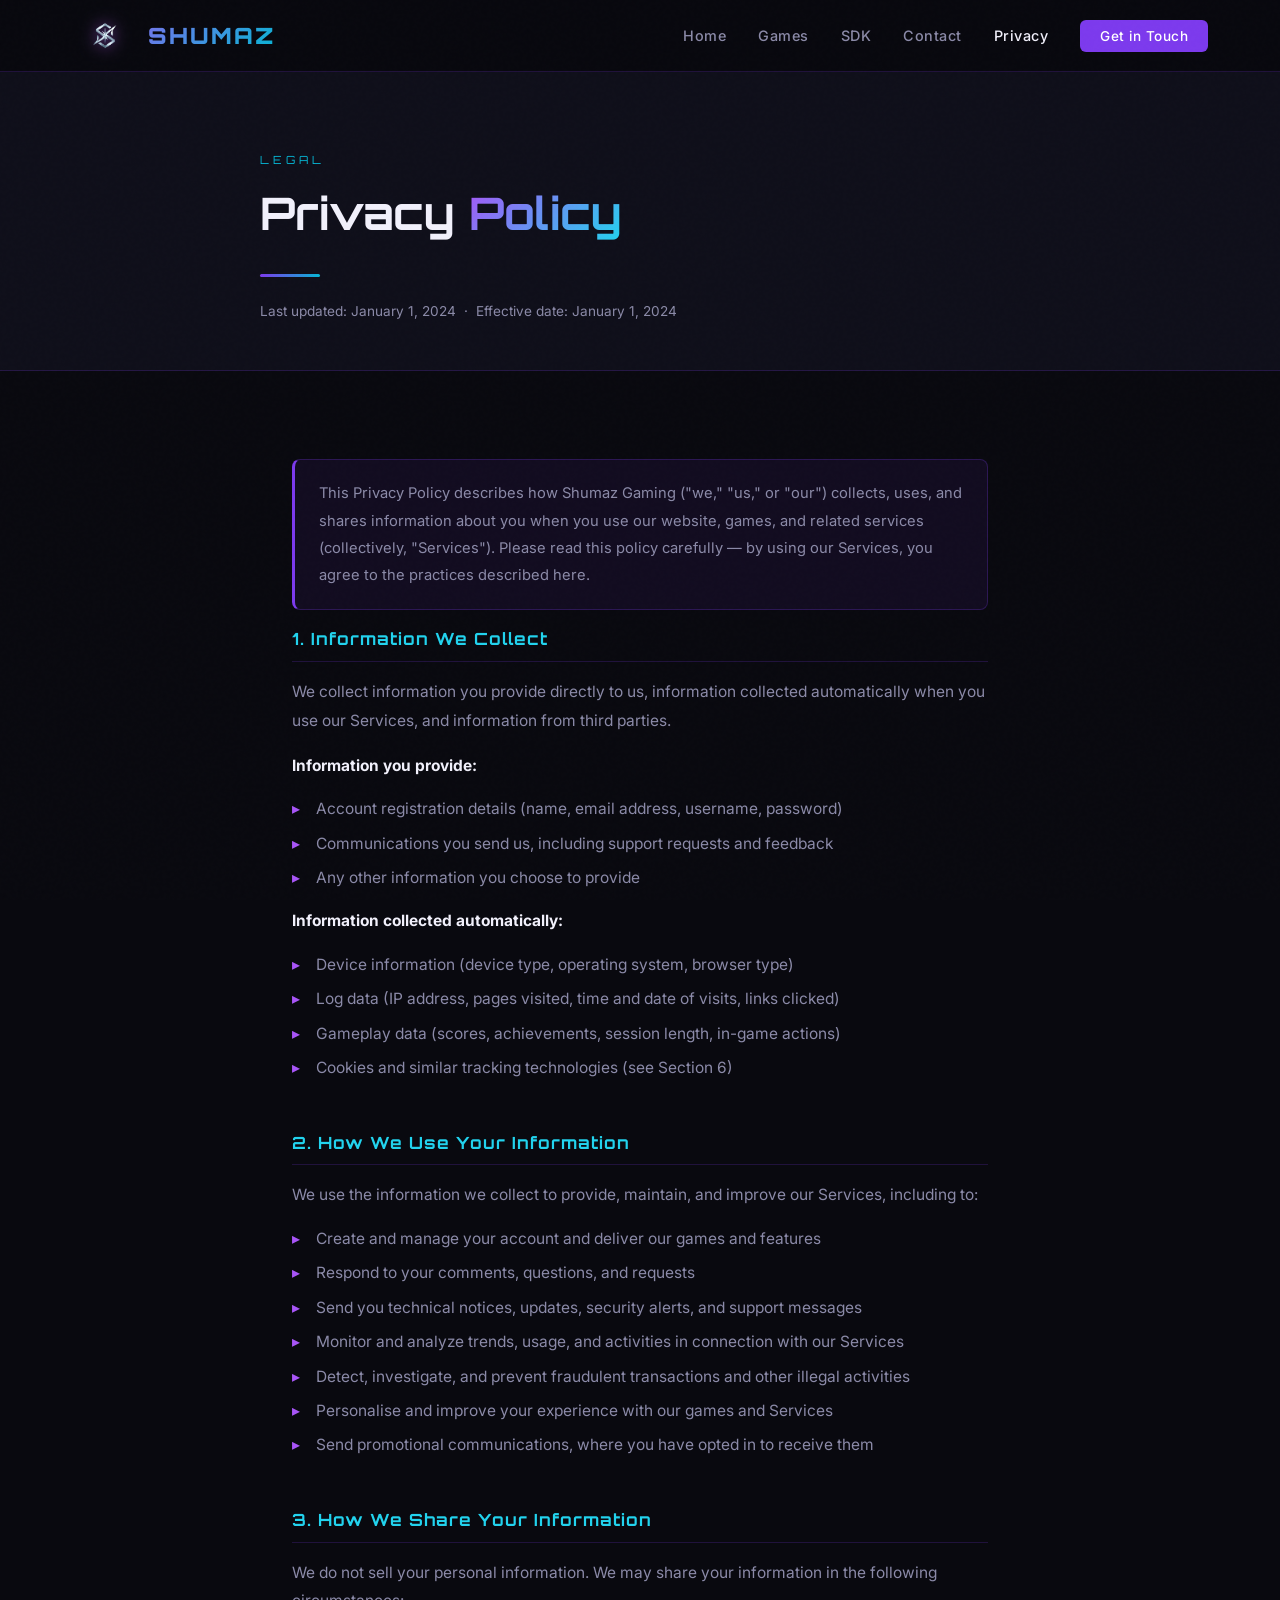
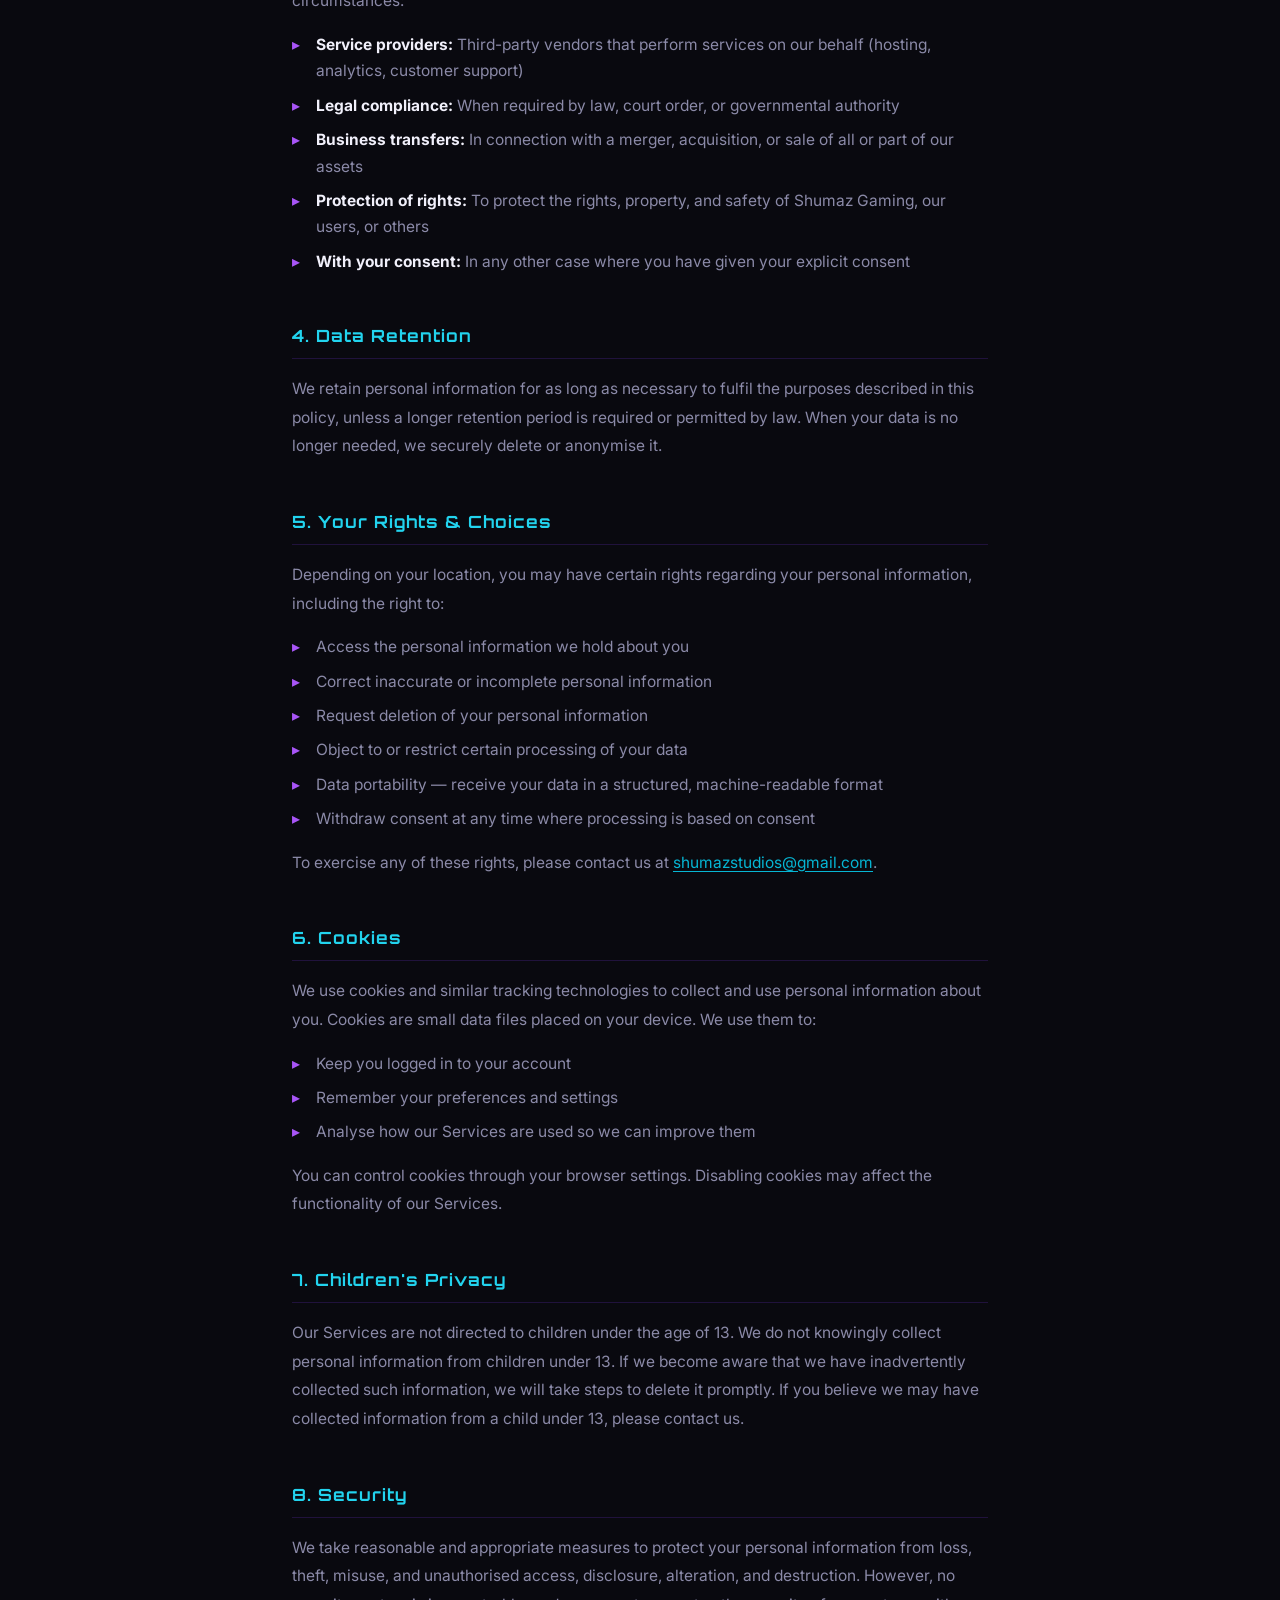
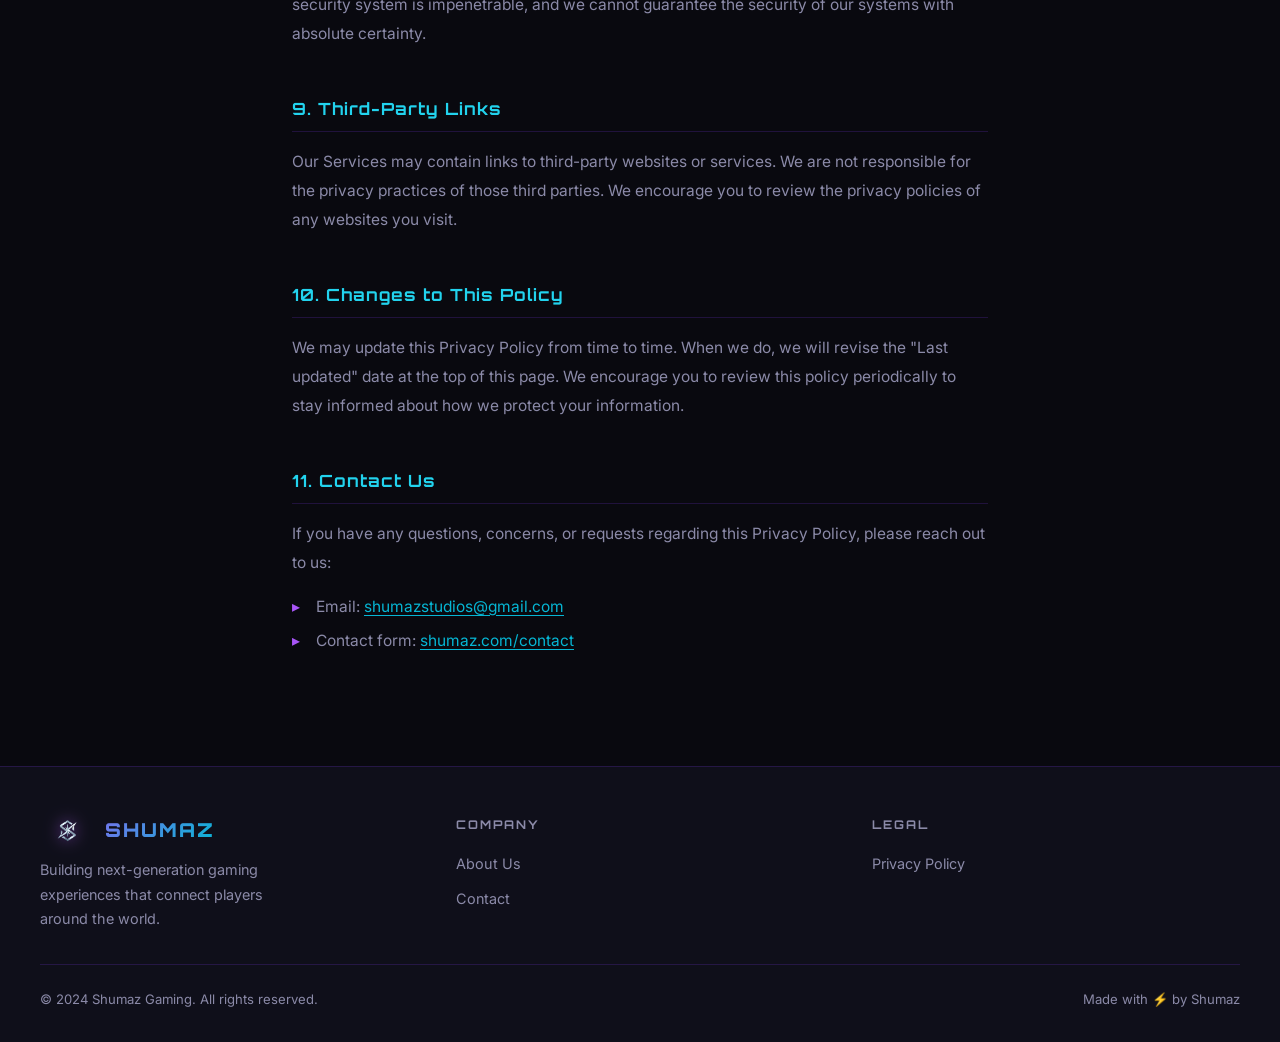
<file: privacy-policy.html>
<!DOCTYPE html>
<html lang="en">
<head>
  <meta charset="UTF-8" />
  <meta name="viewport" content="width=device-width, initial-scale=1.0" />
  <title>Privacy Policy — Shumaz Gaming</title>
  <meta name="description" content="Shumaz Gaming Privacy Policy. Learn how we collect, use, and protect your data." />
  <link rel="stylesheet" href="styles.css" />
  <style>
    .policy-hero {
      padding: 5rem 2rem 3rem;
      background: var(--bg-secondary);
      border-bottom: 1px solid var(--border);
    }
    .policy-hero-inner { max-width: 760px; margin: 0 auto; }
    .policy-hero .section-label { margin-bottom: 0.5rem; }
    .policy-hero h1 {
      font-family: 'Orbitron', sans-serif;
      font-size: clamp(1.8rem, 4vw, 2.8rem);
      font-weight: 700;
      margin-bottom: 1rem;
    }
    .policy-hero .meta {
      font-size: 0.85rem;
      color: var(--text-muted);
    }

    .policy-body {
      max-width: 760px;
      margin: 0 auto;
      padding: 4rem 2rem 6rem;
    }
    .policy-body h2 {
      font-family: 'Orbitron', sans-serif;
      font-size: 1.05rem;
      font-weight: 700;
      color: var(--cyan-light);
      margin: 3rem 0 1rem;
      letter-spacing: 1px;
      padding-bottom: 0.5rem;
      border-bottom: 1px solid var(--border);
    }
    .policy-body h2:first-of-type { margin-top: 0; }
    .policy-body p {
      color: var(--text-muted);
      line-height: 1.85;
      margin-bottom: 1rem;
      font-size: 0.97rem;
    }
    .policy-body ul {
      list-style: none;
      margin-bottom: 1rem;
      display: flex;
      flex-direction: column;
      gap: 0.5rem;
    }
    .policy-body ul li {
      color: var(--text-muted);
      font-size: 0.97rem;
      padding-left: 1.5rem;
      position: relative;
      line-height: 1.7;
    }
    .policy-body ul li::before {
      content: '▸';
      position: absolute;
      left: 0;
      color: var(--purple-light);
    }
    .policy-body a {
      color: var(--cyan);
      text-decoration: underline;
      text-underline-offset: 3px;
    }
    .policy-body a:hover { color: var(--cyan-light); }
    .policy-highlight {
      background: rgba(124, 58, 237, 0.08);
      border: 1px solid rgba(124, 58, 237, 0.25);
      border-left: 3px solid var(--purple);
      border-radius: 8px;
      padding: 1.25rem 1.5rem;
      margin: 1.5rem 0;
      color: var(--text-muted) !important;
      font-size: 0.92rem !important;
      line-height: 1.7;
    }
  </style>
</head>
<body>

  <!-- Navigation -->
  <nav>
    <div class="nav-inner">
      <a href="index.html" class="nav-logo"><img src="Art/logo.png" alt="Shumaz Logo" />SHUMAZ</a>
      <ul class="nav-links">
        <li><a href="index.html">Home</a></li>
        <li><a href="games.html">Games</a></li>
        <li><a href="sdk.html">SDK</a></li>
        <li><a href="contact.html">Contact</a></li>
        <li><a href="privacy-policy.html" class="active">Privacy</a></li>
        <li><a href="contact.html" class="nav-cta">Get in Touch</a></li>
      </ul>
      <button class="nav-hamburger" type="button" aria-label="Menu">
        <span></span><span></span><span></span>
      </button>
    </div>
  </nav>

  <main class="page-content">

    <div class="policy-hero">
      <div class="policy-hero-inner">
        <p class="section-label">Legal</p>
        <h1>Privacy <span class="gradient-text">Policy</span></h1>
        <div class="divider"></div>
        <p class="meta">Last updated: January 1, 2024 &nbsp;·&nbsp; Effective date: January 1, 2024</p>
      </div>
    </div>

    <div class="policy-body">

      <p class="policy-highlight">
        This Privacy Policy describes how Shumaz Gaming ("we," "us," or "our") collects, uses, and shares information about you when you use our website, games, and related services (collectively, "Services"). Please read this policy carefully — by using our Services, you agree to the practices described here.
      </p>

      <h2>1. Information We Collect</h2>
      <p>We collect information you provide directly to us, information collected automatically when you use our Services, and information from third parties.</p>
      <p><strong style="color: var(--text-primary);">Information you provide:</strong></p>
      <ul>
        <li>Account registration details (name, email address, username, password)</li>
        <li>Communications you send us, including support requests and feedback</li>
        <li>Any other information you choose to provide</li>
      </ul>
      <p><strong style="color: var(--text-primary);">Information collected automatically:</strong></p>
      <ul>
        <li>Device information (device type, operating system, browser type)</li>
        <li>Log data (IP address, pages visited, time and date of visits, links clicked)</li>
        <li>Gameplay data (scores, achievements, session length, in-game actions)</li>
        <li>Cookies and similar tracking technologies (see Section 6)</li>
      </ul>

      <h2>2. How We Use Your Information</h2>
      <p>We use the information we collect to provide, maintain, and improve our Services, including to:</p>
      <ul>
        <li>Create and manage your account and deliver our games and features</li>
        <li>Respond to your comments, questions, and requests</li>
        <li>Send you technical notices, updates, security alerts, and support messages</li>
        <li>Monitor and analyze trends, usage, and activities in connection with our Services</li>
        <li>Detect, investigate, and prevent fraudulent transactions and other illegal activities</li>
        <li>Personalise and improve your experience with our games and Services</li>
        <li>Send promotional communications, where you have opted in to receive them</li>
      </ul>

      <h2>3. How We Share Your Information</h2>
      <p>We do not sell your personal information. We may share your information in the following circumstances:</p>
      <ul>
        <li><strong style="color: var(--text-primary);">Service providers:</strong> Third-party vendors that perform services on our behalf (hosting, analytics, customer support)</li>
        <li><strong style="color: var(--text-primary);">Legal compliance:</strong> When required by law, court order, or governmental authority</li>
        <li><strong style="color: var(--text-primary);">Business transfers:</strong> In connection with a merger, acquisition, or sale of all or part of our assets</li>
        <li><strong style="color: var(--text-primary);">Protection of rights:</strong> To protect the rights, property, and safety of Shumaz Gaming, our users, or others</li>
        <li><strong style="color: var(--text-primary);">With your consent:</strong> In any other case where you have given your explicit consent</li>
      </ul>

      <h2>4. Data Retention</h2>
      <p>We retain personal information for as long as necessary to fulfil the purposes described in this policy, unless a longer retention period is required or permitted by law. When your data is no longer needed, we securely delete or anonymise it.</p>

      <h2>5. Your Rights & Choices</h2>
      <p>Depending on your location, you may have certain rights regarding your personal information, including the right to:</p>
      <ul>
        <li>Access the personal information we hold about you</li>
        <li>Correct inaccurate or incomplete personal information</li>
        <li>Request deletion of your personal information</li>
        <li>Object to or restrict certain processing of your data</li>
        <li>Data portability — receive your data in a structured, machine-readable format</li>
        <li>Withdraw consent at any time where processing is based on consent</li>
      </ul>
      <p>To exercise any of these rights, please contact us at <a href="mailto:shumazstudios@gmail.com">shumazstudios@gmail.com</a>.</p>

      <h2>6. Cookies</h2>
      <p>We use cookies and similar tracking technologies to collect and use personal information about you. Cookies are small data files placed on your device. We use them to:</p>
      <ul>
        <li>Keep you logged in to your account</li>
        <li>Remember your preferences and settings</li>
        <li>Analyse how our Services are used so we can improve them</li>
      </ul>
      <p>You can control cookies through your browser settings. Disabling cookies may affect the functionality of our Services.</p>

      <h2>7. Children's Privacy</h2>
      <p>Our Services are not directed to children under the age of 13. We do not knowingly collect personal information from children under 13. If we become aware that we have inadvertently collected such information, we will take steps to delete it promptly. If you believe we may have collected information from a child under 13, please contact us.</p>

      <h2>8. Security</h2>
      <p>We take reasonable and appropriate measures to protect your personal information from loss, theft, misuse, and unauthorised access, disclosure, alteration, and destruction. However, no security system is impenetrable, and we cannot guarantee the security of our systems with absolute certainty.</p>

      <h2>9. Third-Party Links</h2>
      <p>Our Services may contain links to third-party websites or services. We are not responsible for the privacy practices of those third parties. We encourage you to review the privacy policies of any websites you visit.</p>

      <h2>10. Changes to This Policy</h2>
      <p>We may update this Privacy Policy from time to time. When we do, we will revise the "Last updated" date at the top of this page. We encourage you to review this policy periodically to stay informed about how we protect your information.</p>

      <h2>11. Contact Us</h2>
      <p>If you have any questions, concerns, or requests regarding this Privacy Policy, please reach out to us:</p>
      <ul>
        <li>Email: <a href="mailto:shumazstudios@gmail.com">shumazstudios@gmail.com</a></li>
        <li>Contact form: <a href="contact.html">shumaz.com/contact</a></li>
      </ul>

    </div>

  </main>

  <!-- Footer -->
  <footer>
    <div class="footer-inner">
      <div class="footer-brand">
        <a href="index.html" class="nav-logo"><img src="Art/logo.png" alt="Shumaz Logo" />SHUMAZ</a>
        <p>Building next-generation gaming experiences that connect players around the world.</p>
      </div>
      <div class="footer-col">
        <h4>Company</h4>
        <ul>
          <li><a href="index.html#about">About Us</a></li>
          <li><a href="contact.html">Contact</a></li>
        </ul>
      </div>
      <div class="footer-col">
        <h4>Legal</h4>
        <ul>
          <li><a href="privacy-policy.html">Privacy Policy</a></li>
        </ul>
      </div>
    </div>
    <div class="footer-bottom">
      <span>© 2024 Shumaz Gaming. All rights reserved.</span>
      <span>Made with ⚡ by Shumaz</span>
    </div>
  </footer>

  <script>
    (function () {
      var hamburger = document.querySelector(".nav-hamburger");
      var navLinks = document.querySelector(".nav-links");
      if (hamburger && navLinks) {
        hamburger.addEventListener("click", function () {
          hamburger.classList.toggle("open");
          navLinks.classList.toggle("open");
        });
        navLinks.querySelectorAll("a").forEach(function (link) {
          link.addEventListener("click", function () {
            hamburger.classList.remove("open");
            navLinks.classList.remove("open");
          });
        });
      }
    })();
  </script>
</body>
</html>
</file>
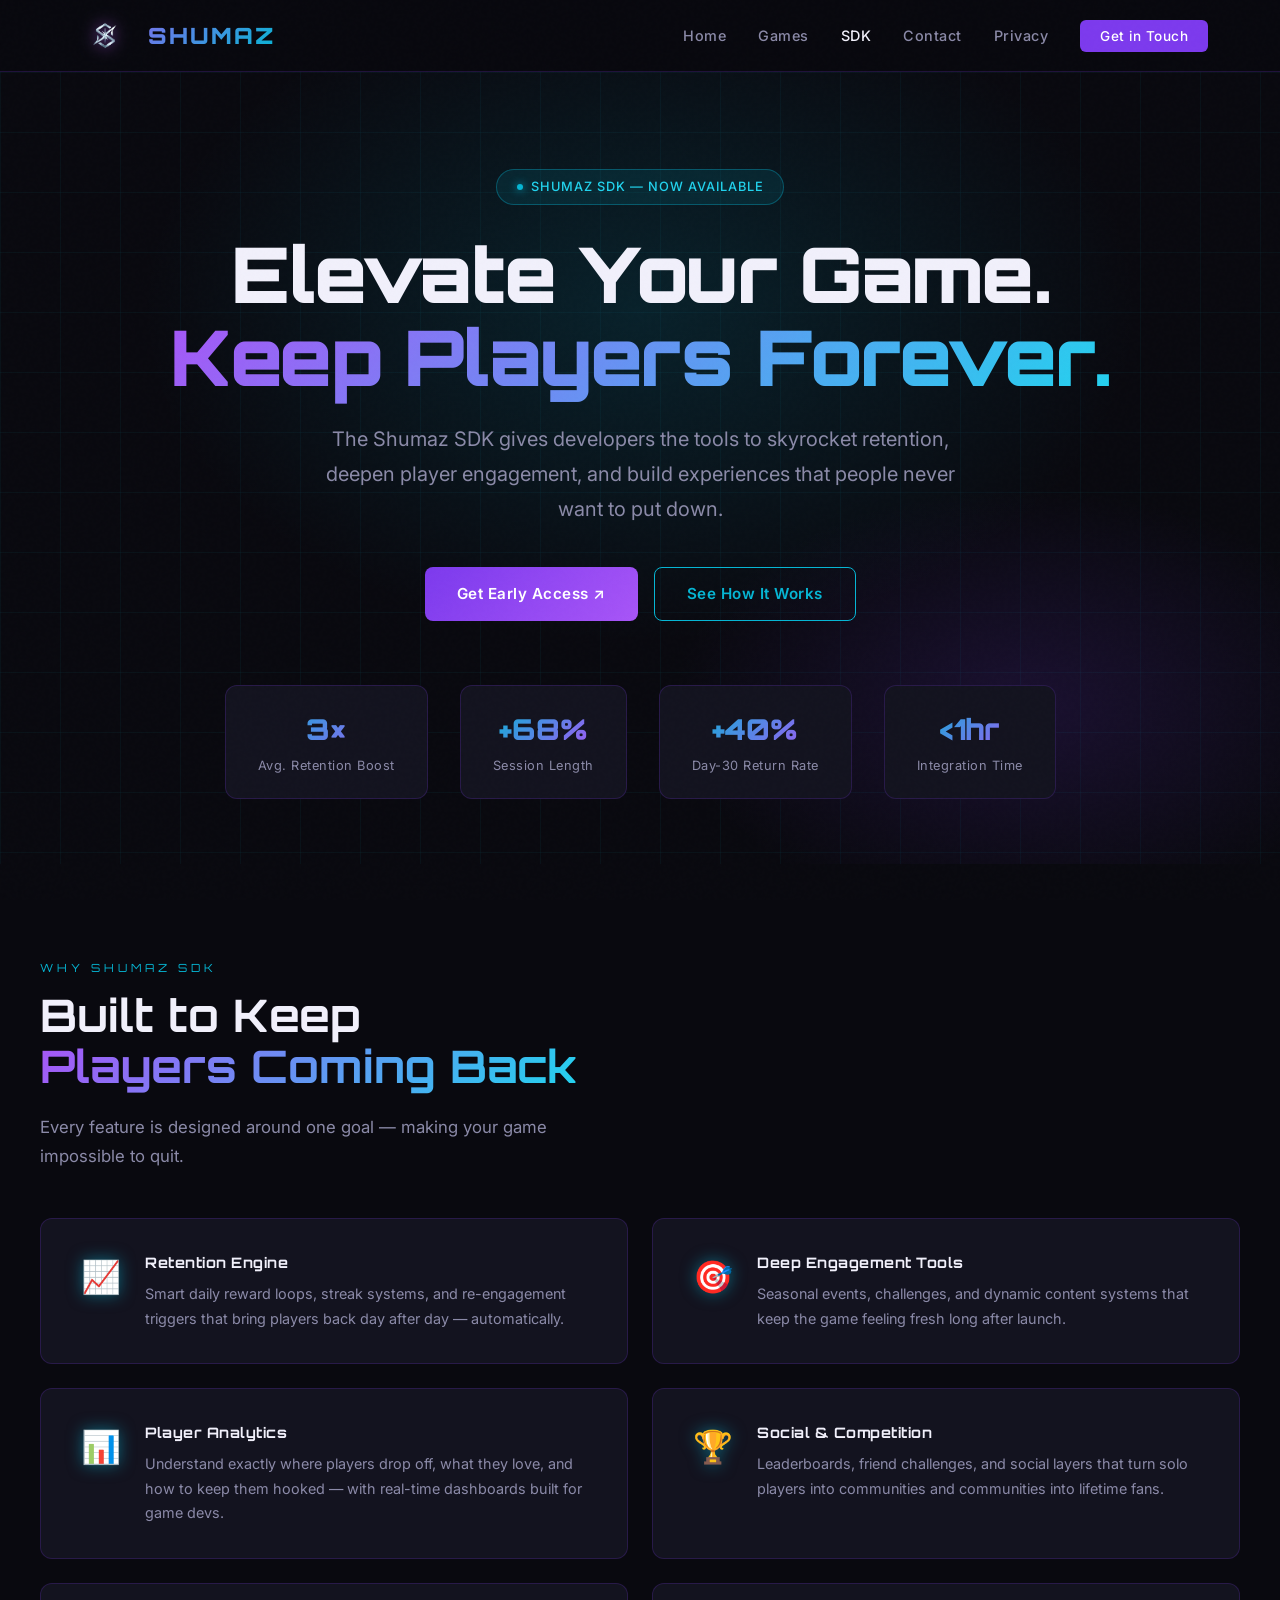
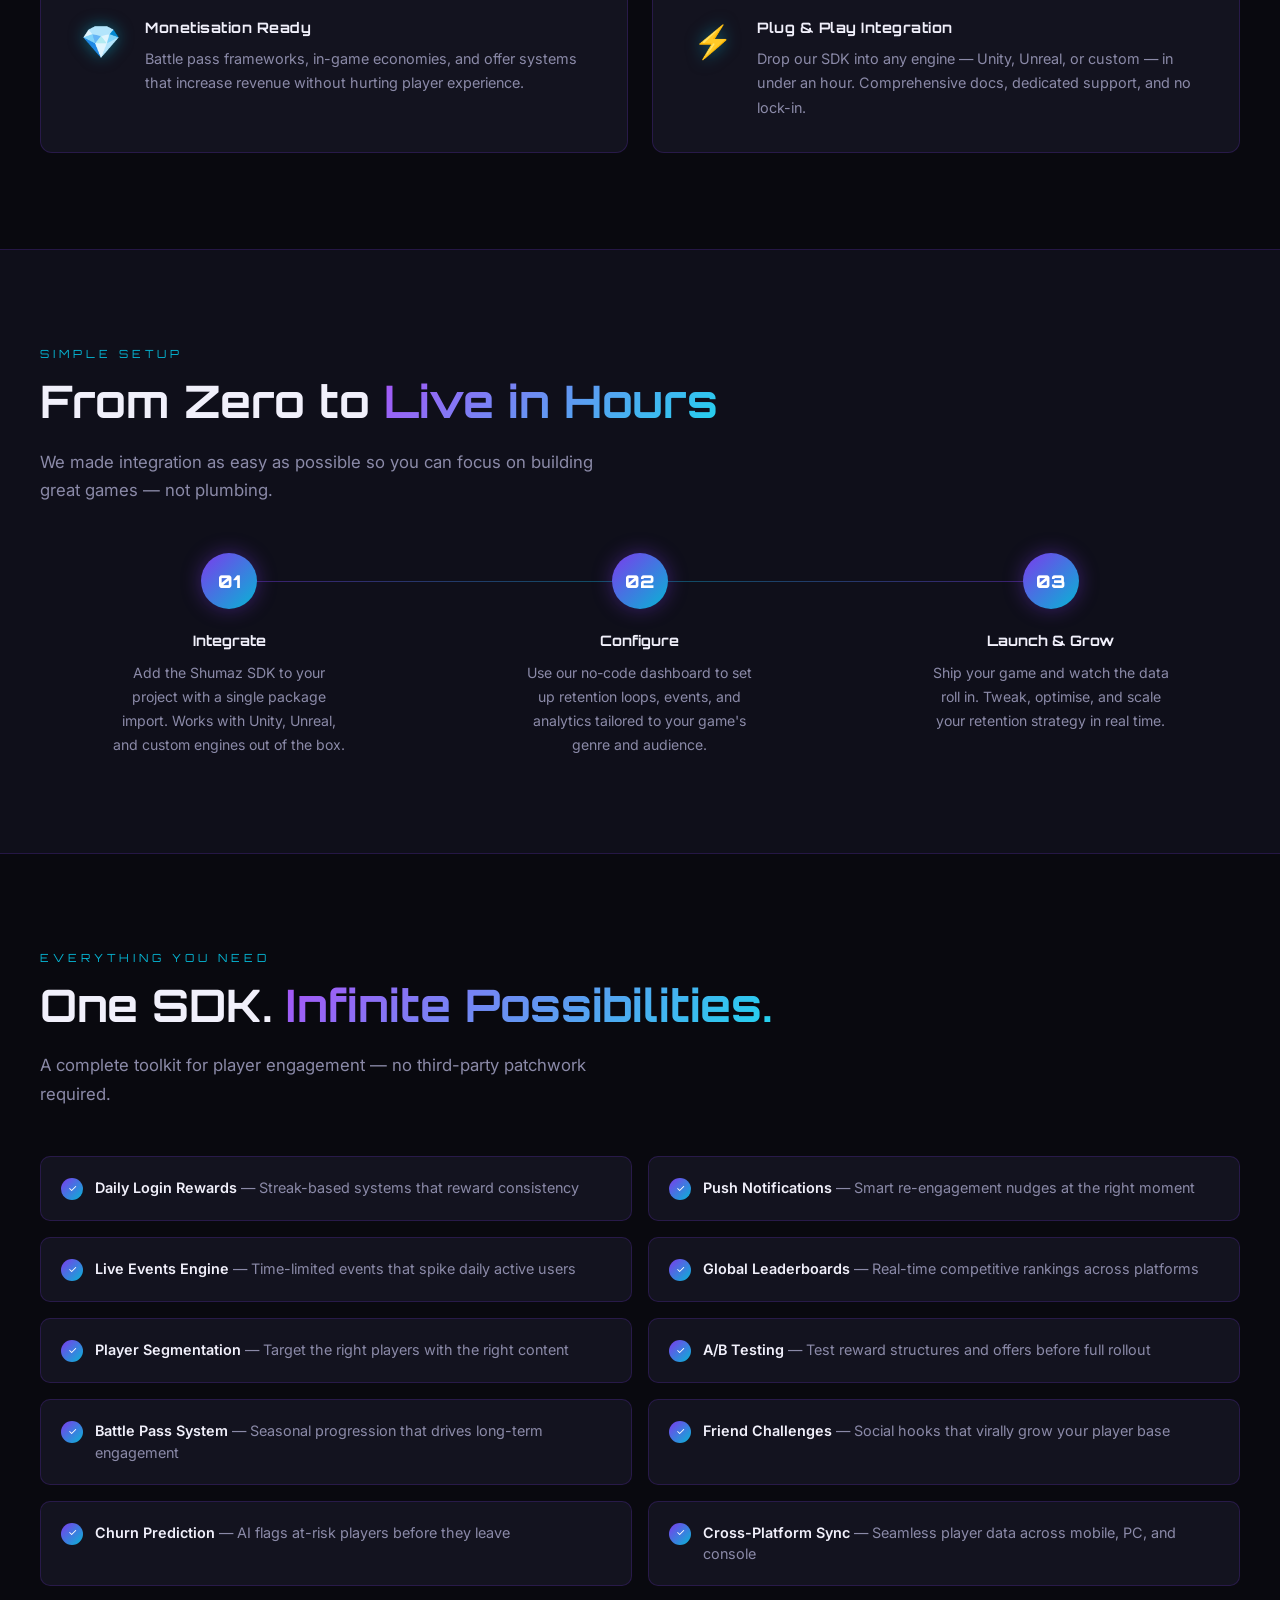
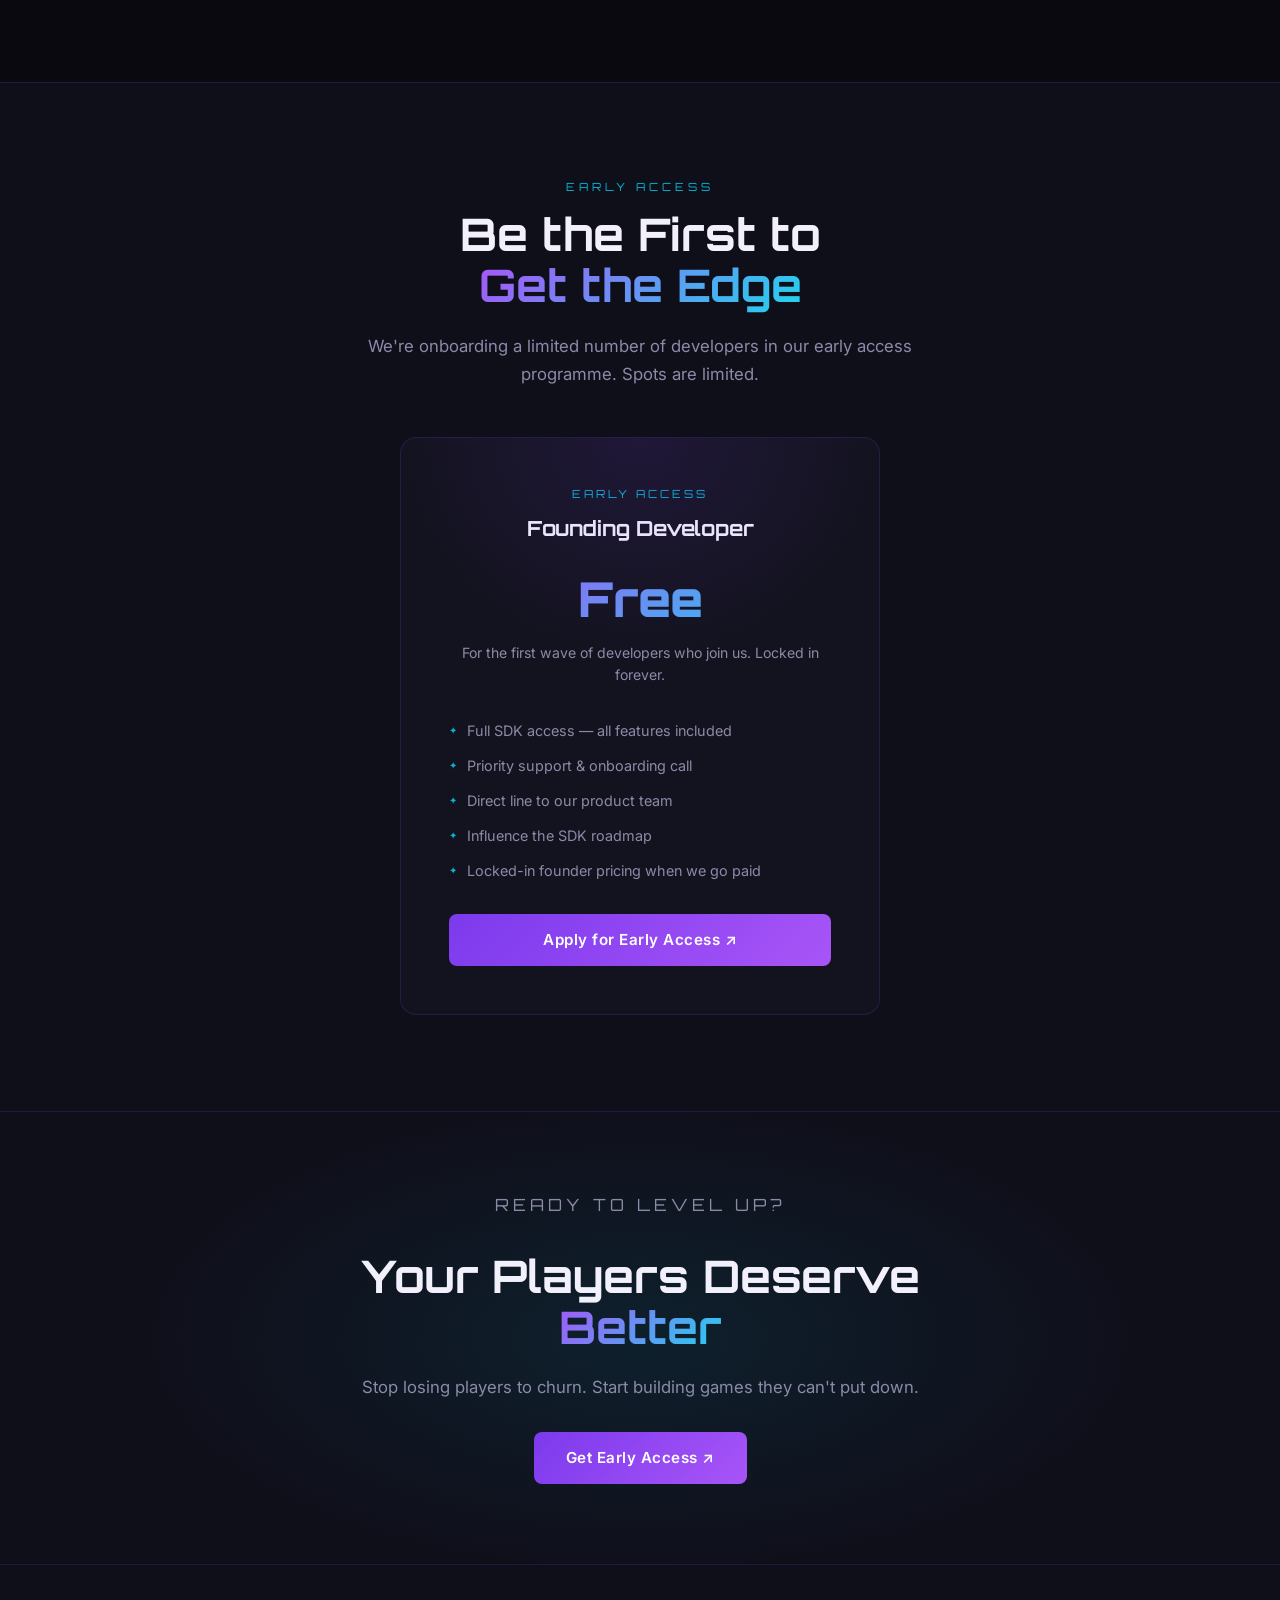
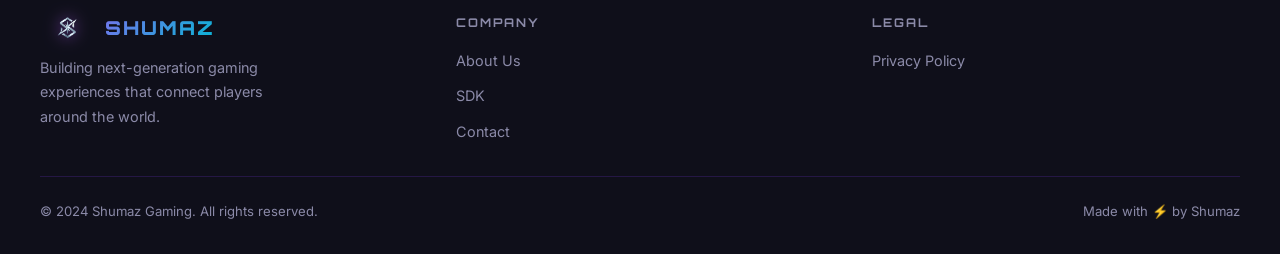
<file: sdk.html>
<!DOCTYPE html>
<html lang="en">
<head>
  <meta charset="UTF-8" />
  <meta name="viewport" content="width=device-width, initial-scale=1.0" />
  <title>Shumaz SDK — Elevate Your Game</title>
  <meta name="description" content="The Shumaz SDK gives developers the tools to boost player retention, deepen engagement, and build games that players never want to put down." />
  <link rel="stylesheet" href="styles.css" />
  <style>

    /* ── SDK Hero ── */
    .sdk-hero {
      min-height: 88vh;
      display: flex;
      align-items: center;
      position: relative;
      overflow: hidden;
      padding: 6rem 2rem 4rem;
    }
    .sdk-hero-bg {
      position: absolute;
      inset: 0;
      background:
        radial-gradient(ellipse 65% 70% at 50% 30%, rgba(6, 182, 212, 0.14) 0%, transparent 60%),
        radial-gradient(ellipse 50% 50% at 80% 80%, rgba(124, 58, 237, 0.15) 0%, transparent 55%),
        var(--bg-primary);
    }
    .sdk-hero-bg::after {
      content: '';
      position: absolute;
      inset: 0;
      background-image:
        linear-gradient(rgba(6, 182, 212, 0.05) 1px, transparent 1px),
        linear-gradient(90deg, rgba(6, 182, 212, 0.05) 1px, transparent 1px);
      background-size: 60px 60px;
    }
    .sdk-hero-inner {
      max-width: 1200px;
      margin: 0 auto;
      width: 100%;
      position: relative;
      z-index: 1;
      text-align: center;
    }
    .sdk-badge {
      display: inline-flex;
      align-items: center;
      gap: 0.5rem;
      background: rgba(6, 182, 212, 0.1);
      border: 1px solid rgba(6, 182, 212, 0.35);
      border-radius: 100px;
      padding: 0.4rem 1.2rem;
      font-size: 0.8rem;
      color: var(--cyan-light);
      margin-bottom: 1.75rem;
      font-weight: 500;
      letter-spacing: 1px;
      text-transform: uppercase;
    }
    .sdk-badge::before {
      content: '';
      width: 6px; height: 6px;
      background: var(--cyan);
      border-radius: 50%;
      box-shadow: 0 0 8px var(--cyan);
    }
    .sdk-hero-title {
      font-family: 'Orbitron', sans-serif;
      font-size: clamp(2.6rem, 6vw, 4.8rem);
      font-weight: 900;
      line-height: 1.08;
      margin-bottom: 1.5rem;
      letter-spacing: -1.5px;
    }
    .sdk-hero-sub {
      font-size: clamp(1rem, 2vw, 1.25rem);
      color: var(--text-muted);
      max-width: 640px;
      margin: 0 auto 2.5rem;
      line-height: 1.75;
    }
    .sdk-hero-actions {
      display: flex;
      gap: 1rem;
      justify-content: center;
      flex-wrap: wrap;
      margin-bottom: 4rem;
    }
    .sdk-stats-row {
      display: flex;
      justify-content: center;
      gap: 2rem;
      flex-wrap: wrap;
    }
    .sdk-stat {
      background: var(--bg-card);
      border: 1px solid var(--border);
      border-radius: var(--radius);
      padding: 1.25rem 2rem;
      text-align: center;
      min-width: 140px;
    }
    .sdk-stat strong {
      display: block;
      font-family: 'Orbitron', sans-serif;
      font-size: 1.8rem;
      font-weight: 900;
      background: linear-gradient(135deg, var(--cyan), var(--purple-light));
      -webkit-background-clip: text;
      -webkit-text-fill-color: transparent;
      background-clip: text;
    }
    .sdk-stat span { font-size: 0.8rem; color: var(--text-muted); letter-spacing: 0.5px; }

    /* ── Value props ── */
    .value-grid {
      display: grid;
      grid-template-columns: repeat(2, 1fr);
      gap: 1.5rem;
      margin-top: 3rem;
    }
    .value-card {
      background: var(--bg-card);
      border: 1px solid var(--border);
      border-radius: var(--radius);
      padding: 2rem 2.5rem;
      display: flex;
      gap: 1.5rem;
      align-items: flex-start;
      transition: border-color 0.25s, transform 0.25s, box-shadow 0.25s;
    }
    .value-card:hover {
      border-color: var(--cyan);
      transform: translateY(-3px);
      box-shadow: var(--glow-cyan);
    }
    .value-card-icon {
      font-size: 2rem;
      flex-shrink: 0;
      filter: drop-shadow(0 0 8px rgba(6, 182, 212, 0.5));
    }
    .value-card h3 {
      font-family: 'Orbitron', sans-serif;
      font-size: 0.9rem;
      font-weight: 700;
      margin-bottom: 0.5rem;
      letter-spacing: 0.5px;
    }
    .value-card p { font-size: 0.9rem; color: var(--text-muted); line-height: 1.7; }

    /* ── How it works ── */
    .how-section {
      background: var(--bg-secondary);
      border-top: 1px solid var(--border);
      border-bottom: 1px solid var(--border);
    }
    .steps-grid {
      display: grid;
      grid-template-columns: repeat(3, 1fr);
      gap: 2rem;
      margin-top: 3rem;
      position: relative;
    }
    .steps-grid::before {
      content: '';
      position: absolute;
      top: 28px;
      left: calc(16.66% + 1rem);
      right: calc(16.66% + 1rem);
      height: 1px;
      background: linear-gradient(90deg, var(--purple), var(--cyan), var(--purple));
      opacity: 0.4;
    }
    .step {
      text-align: center;
      position: relative;
    }
    .step-number {
      width: 56px;
      height: 56px;
      border-radius: 50%;
      background: linear-gradient(135deg, var(--purple), var(--cyan));
      display: flex;
      align-items: center;
      justify-content: center;
      font-family: 'Orbitron', sans-serif;
      font-size: 1.1rem;
      font-weight: 900;
      color: #fff;
      margin: 0 auto 1.25rem;
      box-shadow: 0 0 20px rgba(124, 58, 237, 0.4);
      position: relative;
      z-index: 1;
    }
    .step h3 {
      font-family: 'Orbitron', sans-serif;
      font-size: 0.9rem;
      font-weight: 700;
      margin-bottom: 0.6rem;
    }
    .step p { font-size: 0.88rem; color: var(--text-muted); line-height: 1.7; max-width: 240px; margin: 0 auto; }

    /* ── Features list ── */
    .features-list {
      display: grid;
      grid-template-columns: repeat(2, 1fr);
      gap: 1rem;
      margin-top: 3rem;
    }
    .feature-item {
      display: flex;
      align-items: flex-start;
      gap: 0.75rem;
      padding: 1.25rem;
      background: var(--bg-card);
      border: 1px solid var(--border);
      border-radius: 10px;
      transition: border-color 0.2s;
    }
    .feature-item:hover { border-color: var(--purple); }
    .feature-check {
      width: 22px;
      height: 22px;
      border-radius: 50%;
      background: linear-gradient(135deg, var(--purple), var(--cyan));
      display: flex;
      align-items: center;
      justify-content: center;
      font-size: 0.65rem;
      color: #fff;
      flex-shrink: 0;
      margin-top: 1px;
    }
    .feature-item span { font-size: 0.9rem; color: var(--text-muted); line-height: 1.5; }
    .feature-item strong { color: var(--text-primary); font-weight: 600; }

    /* ── Pricing teaser ── */
    .pricing-section { text-align: center; }
    .pricing-card {
      max-width: 480px;
      margin: 3rem auto 0;
      background: var(--bg-card);
      border: 1px solid var(--border);
      border-radius: 16px;
      padding: 3rem;
      position: relative;
      overflow: hidden;
    }
    .pricing-card::before {
      content: '';
      position: absolute;
      inset: 0;
      background: radial-gradient(ellipse 80% 60% at 50% 0%, rgba(124, 58, 237, 0.12) 0%, transparent 65%);
      pointer-events: none;
    }
    .pricing-card-label {
      font-family: 'Orbitron', sans-serif;
      font-size: 0.7rem;
      letter-spacing: 3px;
      text-transform: uppercase;
      color: var(--cyan);
      margin-bottom: 0.5rem;
    }
    .pricing-card h3 {
      font-family: 'Orbitron', sans-serif;
      font-size: 1.3rem;
      font-weight: 700;
      margin-bottom: 1rem;
    }
    .pricing-price {
      font-family: 'Orbitron', sans-serif;
      font-size: 3rem;
      font-weight: 900;
      background: linear-gradient(135deg, var(--purple-light), var(--cyan-light));
      -webkit-background-clip: text;
      -webkit-text-fill-color: transparent;
      background-clip: text;
      margin-bottom: 0.25rem;
    }
    .pricing-desc { font-size: 0.88rem; color: var(--text-muted); margin-bottom: 2rem; }
    .pricing-features { list-style: none; text-align: left; margin-bottom: 2rem; display: flex; flex-direction: column; gap: 0.75rem; }
    .pricing-features li {
      display: flex;
      align-items: center;
      gap: 0.6rem;
      font-size: 0.9rem;
      color: var(--text-muted);
    }
    .pricing-features li::before {
      content: '✦';
      color: var(--cyan);
      font-size: 0.6rem;
      flex-shrink: 0;
    }

    /* ── CTA ── */
    .sdk-cta {
      background: var(--bg-secondary);
      border-top: 1px solid var(--border);
      padding: 5rem 2rem;
      text-align: center;
      position: relative;
      overflow: hidden;
    }
    .sdk-cta::before {
      content: '';
      position: absolute;
      inset: 0;
      background: radial-gradient(ellipse 60% 80% at 50% 50%, rgba(6, 182, 212, 0.1) 0%, transparent 65%);
      pointer-events: none;
    }
    .sdk-cta-inner { position: relative; z-index: 1; max-width: 620px; margin: 0 auto; }
    .sdk-cta p { color: var(--text-muted); font-size: 1.05rem; margin-bottom: 2rem; }

    @media (max-width: 768px) {
      .value-grid { grid-template-columns: 1fr; }
      .steps-grid { grid-template-columns: 1fr; }
      .steps-grid::before { display: none; }
      .features-list { grid-template-columns: 1fr; }
      .sdk-stats-row { gap: 1rem; }
      .value-card { padding: 1.5rem; }
      .sdk-hero { min-height: unset; padding: 4rem 1.25rem 3rem; }
    }
  </style>
</head>
<body>

  <!-- Navigation -->
  <nav>
    <div class="nav-inner">
      <a href="index.html" class="nav-logo"><img src="Art/logo.png" alt="Shumaz Logo" />SHUMAZ</a>
      <ul class="nav-links">
        <li><a href="index.html">Home</a></li>
        <li><a href="games.html">Games</a></li>
        <li><a href="sdk.html" class="active">SDK</a></li>
        <li><a href="contact.html">Contact</a></li>
        <li><a href="privacy-policy.html">Privacy</a></li>
        <li><a href="contact.html" class="nav-cta">Get in Touch</a></li>
      </ul>
      <button class="nav-hamburger" type="button" aria-label="Menu">
        <span></span><span></span><span></span>
      </button>
    </div>
  </nav>

  <main class="page-content">

    <!-- Hero -->
    <section class="sdk-hero">
      <div class="sdk-hero-bg"></div>
      <div class="sdk-hero-inner">
        <div class="sdk-badge">Shumaz SDK — Now Available</div>
        <h1 class="sdk-hero-title">
          Elevate Your Game.<br>
          <span class="gradient-text">Keep Players Forever.</span>
        </h1>
        <p class="sdk-hero-sub">
          The Shumaz SDK gives developers the tools to skyrocket retention, deepen player engagement,
          and build experiences that people never want to put down.
        </p>
        <div class="sdk-hero-actions">
          <a href="contact.html" class="btn btn-primary">Get Early Access ↗</a>
          <a href="#how-it-works" class="btn btn-outline">See How It Works</a>
        </div>
        <div class="sdk-stats-row">
          <div class="sdk-stat"><strong>3×</strong><span>Avg. Retention Boost</span></div>
          <div class="sdk-stat"><strong>+68%</strong><span>Session Length</span></div>
          <div class="sdk-stat"><strong>+40%</strong><span>Day-30 Return Rate</span></div>
          <div class="sdk-stat"><strong>&lt;1hr</strong><span>Integration Time</span></div>
        </div>
      </div>
    </section>

    <!-- Value Props -->
    <section class="section">
      <div class="section-inner">
        <p class="section-label">Why Shumaz SDK</p>
        <h2 class="section-title">Built to Keep<br><span class="gradient-text">Players Coming Back</span></h2>
        <p class="section-subtitle">Every feature is designed around one goal — making your game impossible to quit.</p>
        <div class="value-grid">
          <div class="value-card">
            <div class="value-card-icon">📈</div>
            <div>
              <h3>Retention Engine</h3>
              <p>Smart daily reward loops, streak systems, and re-engagement triggers that bring players back day after day — automatically.</p>
            </div>
          </div>
          <div class="value-card">
            <div class="value-card-icon">🎯</div>
            <div>
              <h3>Deep Engagement Tools</h3>
              <p>Seasonal events, challenges, and dynamic content systems that keep the game feeling fresh long after launch.</p>
            </div>
          </div>
          <div class="value-card">
            <div class="value-card-icon">📊</div>
            <div>
              <h3>Player Analytics</h3>
              <p>Understand exactly where players drop off, what they love, and how to keep them hooked — with real-time dashboards built for game devs.</p>
            </div>
          </div>
          <div class="value-card">
            <div class="value-card-icon">🏆</div>
            <div>
              <h3>Social & Competition</h3>
              <p>Leaderboards, friend challenges, and social layers that turn solo players into communities and communities into lifetime fans.</p>
            </div>
          </div>
          <div class="value-card">
            <div class="value-card-icon">💎</div>
            <div>
              <h3>Monetisation Ready</h3>
              <p>Battle pass frameworks, in-game economies, and offer systems that increase revenue without hurting player experience.</p>
            </div>
          </div>
          <div class="value-card">
            <div class="value-card-icon">⚡</div>
            <div>
              <h3>Plug & Play Integration</h3>
              <p>Drop our SDK into any engine — Unity, Unreal, or custom — in under an hour. Comprehensive docs, dedicated support, and no lock-in.</p>
            </div>
          </div>
        </div>
      </div>
    </section>

    <!-- How It Works -->
    <section class="section how-section" id="how-it-works">
      <div class="section-inner">
        <p class="section-label">Simple Setup</p>
        <h2 class="section-title">From Zero to <span class="gradient-text">Live in Hours</span></h2>
        <p class="section-subtitle">We made integration as easy as possible so you can focus on building great games — not plumbing.</p>
        <div class="steps-grid">
          <div class="step">
            <div class="step-number">01</div>
            <h3>Integrate</h3>
            <p>Add the Shumaz SDK to your project with a single package import. Works with Unity, Unreal, and custom engines out of the box.</p>
          </div>
          <div class="step">
            <div class="step-number">02</div>
            <h3>Configure</h3>
            <p>Use our no-code dashboard to set up retention loops, events, and analytics tailored to your game's genre and audience.</p>
          </div>
          <div class="step">
            <div class="step-number">03</div>
            <h3>Launch & Grow</h3>
            <p>Ship your game and watch the data roll in. Tweak, optimise, and scale your retention strategy in real time.</p>
          </div>
        </div>
      </div>
    </section>

    <!-- Feature List -->
    <section class="section">
      <div class="section-inner">
        <p class="section-label">Everything You Need</p>
        <h2 class="section-title">One SDK. <span class="gradient-text">Infinite Possibilities.</span></h2>
        <p class="section-subtitle">A complete toolkit for player engagement — no third-party patchwork required.</p>
        <div class="features-list">
          <div class="feature-item"><div class="feature-check">✓</div><span><strong>Daily Login Rewards</strong> — Streak-based systems that reward consistency</span></div>
          <div class="feature-item"><div class="feature-check">✓</div><span><strong>Push Notifications</strong> — Smart re-engagement nudges at the right moment</span></div>
          <div class="feature-item"><div class="feature-check">✓</div><span><strong>Live Events Engine</strong> — Time-limited events that spike daily active users</span></div>
          <div class="feature-item"><div class="feature-check">✓</div><span><strong>Global Leaderboards</strong> — Real-time competitive rankings across platforms</span></div>
          <div class="feature-item"><div class="feature-check">✓</div><span><strong>Player Segmentation</strong> — Target the right players with the right content</span></div>
          <div class="feature-item"><div class="feature-check">✓</div><span><strong>A/B Testing</strong> — Test reward structures and offers before full rollout</span></div>
          <div class="feature-item"><div class="feature-check">✓</div><span><strong>Battle Pass System</strong> — Seasonal progression that drives long-term engagement</span></div>
          <div class="feature-item"><div class="feature-check">✓</div><span><strong>Friend Challenges</strong> — Social hooks that virally grow your player base</span></div>
          <div class="feature-item"><div class="feature-check">✓</div><span><strong>Churn Prediction</strong> — AI flags at-risk players before they leave</span></div>
          <div class="feature-item"><div class="feature-check">✓</div><span><strong>Cross-Platform Sync</strong> — Seamless player data across mobile, PC, and console</span></div>
        </div>
      </div>
    </section>

    <!-- Pricing Teaser -->
    <section class="section pricing-section" style="background: var(--bg-secondary); border-top: 1px solid var(--border);">
      <div class="section-inner">
        <p class="section-label">Early Access</p>
        <h2 class="section-title">Be the First to<br><span class="gradient-text">Get the Edge</span></h2>
        <p class="section-subtitle" style="margin: 0 auto;">We're onboarding a limited number of developers in our early access programme. Spots are limited.</p>
        <div class="pricing-card">
          <p class="pricing-card-label">Early Access</p>
          <h3>Founding Developer</h3>
          <div class="pricing-price">Free</div>
          <p class="pricing-desc">For the first wave of developers who join us. Locked in forever.</p>
          <ul class="pricing-features">
            <li>Full SDK access — all features included</li>
            <li>Priority support & onboarding call</li>
            <li>Direct line to our product team</li>
            <li>Influence the SDK roadmap</li>
            <li>Locked-in founder pricing when we go paid</li>
          </ul>
          <a href="contact.html" class="btn btn-primary" style="width:100%; justify-content:center;">Apply for Early Access ↗</a>
        </div>
      </div>
    </section>

    <!-- CTA -->
    <div class="sdk-cta">
      <div class="sdk-cta-inner">
        <p class="section-label">Ready to Level Up?</p>
        <h2 class="section-title">Your Players Deserve <span class="gradient-text">Better</span></h2>
        <p>Stop losing players to churn. Start building games they can't put down.</p>
        <a href="contact.html" class="btn btn-primary">Get Early Access ↗</a>
      </div>
    </div>

  </main>

  <!-- Footer -->
  <footer>
    <div class="footer-inner">
      <div class="footer-brand">
        <a href="index.html" class="nav-logo"><img src="Art/logo.png" alt="Shumaz Logo" />SHUMAZ</a>
        <p>Building next-generation gaming experiences that connect players around the world.</p>
      </div>
      <div class="footer-col">
        <h4>Company</h4>
        <ul>
          <li><a href="index.html#about">About Us</a></li>
          <li><a href="sdk.html">SDK</a></li>
          <li><a href="contact.html">Contact</a></li>
        </ul>
      </div>
      <div class="footer-col">
        <h4>Legal</h4>
        <ul>
          <li><a href="privacy-policy.html">Privacy Policy</a></li>
        </ul>
      </div>
    </div>
    <div class="footer-bottom">
      <span>© 2024 Shumaz Gaming. All rights reserved.</span>
      <span>Made with ⚡ by Shumaz</span>
    </div>
  </footer>

  <script>
    (function () {
      var hamburger = document.querySelector('.nav-hamburger');
      var navLinks = document.querySelector('.nav-links');
      if (hamburger && navLinks) {
        hamburger.addEventListener('click', function () {
          hamburger.classList.toggle('open');
          navLinks.classList.toggle('open');
        });
        navLinks.querySelectorAll('a').forEach(function (link) {
          link.addEventListener('click', function () {
            hamburger.classList.remove('open');
            navLinks.classList.remove('open');
          });
        });
      }
    })();
  </script>
</body>
</html>
</file>
<file: styles.css>
/* =============================================
   SHUMAZ GAMING — Shared Stylesheet
   ============================================= */

@import url('https://fonts.googleapis.com/css2?family=Orbitron:wght@400;600;700;900&family=Inter:wght@300;400;500;600&display=swap');

/* ── Variables ── */
:root {
  --bg-primary:    #09090f;
  --bg-secondary:  #0f0f1a;
  --bg-card:       #13131f;
  --border:        rgba(124, 58, 237, 0.2);
  --purple:        #7c3aed;
  --purple-light:  #a855f7;
  --cyan:          #06b6d4;
  --cyan-light:    #22d3ee;
  --text-primary:  #f1f0fb;
  --text-muted:    #8b8aa8;
  --glow-purple:   0 0 20px rgba(124, 58, 237, 0.4);
  --glow-cyan:     0 0 20px rgba(6, 182, 212, 0.4);
  --radius:        12px;
  --nav-height:    72px;
}

/* ── Reset ── */
*, *::before, *::after { box-sizing: border-box; margin: 0; padding: 0; }
html { scroll-behavior: smooth; }
body {
  font-family: 'Inter', sans-serif;
  background: var(--bg-primary);
  color: var(--text-primary);
  line-height: 1.6;
  overflow-x: hidden;
}
a { color: inherit; text-decoration: none; }
img { max-width: 100%; display: block; }

/* ── Navigation ── */
nav {
  position: fixed;
  top: 0; left: 0; right: 0;
  height: var(--nav-height);
  background: rgba(9, 9, 15, 0.85);
  backdrop-filter: blur(16px);
  -webkit-backdrop-filter: blur(16px);
  border-bottom: 1px solid var(--border);
  z-index: 1000;
  display: flex;
  align-items: center;
}
.nav-inner {
  max-width: 1200px;
  margin: 0 auto;
  padding: 0 2rem;
  width: 100%;
  display: flex;
  align-items: center;
  justify-content: space-between;
}
.nav-logo {
  display: flex;
  align-items: center;
  gap: 0.6rem;
  font-family: 'Orbitron', sans-serif;
  font-weight: 900;
  font-size: 1.4rem;
  letter-spacing: 2px;
  background: linear-gradient(135deg, var(--purple-light), var(--cyan));
  -webkit-background-clip: text;
  -webkit-text-fill-color: transparent;
  background-clip: text;
}
.nav-logo img {
  height: 36px;
  width: auto;
  filter: drop-shadow(0 0 8px rgba(168, 85, 247, 0.7)) brightness(1.1);
  transition: filter 0.3s;
}
.nav-logo:hover img {
  filter: drop-shadow(0 0 14px rgba(6, 182, 212, 0.8)) brightness(1.2);
}
.nav-links {
  display: flex;
  align-items: center;
  gap: 2rem;
  list-style: none;
}
.nav-links a {
  font-size: 0.9rem;
  font-weight: 500;
  color: var(--text-muted);
  transition: color 0.2s;
  letter-spacing: 0.5px;
}
.nav-links a:hover,
.nav-links a.active { color: var(--text-primary); }
.nav-cta {
  background: var(--purple);
  color: #fff !important;
  padding: 0.5rem 1.25rem;
  border-radius: 6px;
  font-size: 0.85rem !important;
  transition: background 0.2s, box-shadow 0.2s !important;
}
.nav-cta:hover {
  background: var(--purple-light) !important;
  box-shadow: var(--glow-purple);
}
.nav-hamburger {
  display: none;
  flex-direction: column;
  gap: 5px;
  cursor: pointer;
  background: none;
  border: none;
  padding: 4px;
}
.nav-hamburger span {
  display: block;
  width: 24px;
  height: 2px;
  background: var(--text-primary);
  border-radius: 2px;
  transition: 0.3s;
}

/* ── Page wrapper (offset for fixed nav) ── */
.page-content {
  padding-top: var(--nav-height);
}

/* ── Section helpers ── */
.section {
  padding: 6rem 2rem;
}
.section-inner {
  max-width: 1200px;
  margin: 0 auto;
}
.section-label {
  font-family: 'Orbitron', sans-serif;
  font-size: 0.7rem;
  letter-spacing: 4px;
  text-transform: uppercase;
  color: var(--cyan);
  margin-bottom: 0.75rem;
}
.section-title {
  font-family: 'Orbitron', sans-serif;
  font-size: clamp(1.8rem, 4vw, 2.8rem);
  font-weight: 700;
  line-height: 1.15;
  margin-bottom: 1.25rem;
}
.section-subtitle {
  font-size: 1.05rem;
  color: var(--text-muted);
  max-width: 560px;
  line-height: 1.7;
}

/* ── Buttons ── */
.btn {
  display: inline-flex;
  align-items: center;
  gap: 0.5rem;
  padding: 0.85rem 2rem;
  border-radius: 8px;
  font-weight: 600;
  font-size: 0.95rem;
  cursor: pointer;
  border: none;
  transition: all 0.25s;
  letter-spacing: 0.5px;
}
.btn-primary {
  background: linear-gradient(135deg, var(--purple), var(--purple-light));
  color: #fff;
}
.btn-primary:hover {
  box-shadow: var(--glow-purple);
  transform: translateY(-2px);
}
.btn-outline {
  background: transparent;
  color: var(--cyan);
  border: 1px solid var(--cyan);
}
.btn-outline:hover {
  background: rgba(6, 182, 212, 0.08);
  box-shadow: var(--glow-cyan);
  transform: translateY(-2px);
}

/* ── Cards ── */
.card {
  background: var(--bg-card);
  border: 1px solid var(--border);
  border-radius: var(--radius);
  padding: 2rem;
  transition: border-color 0.25s, transform 0.25s, box-shadow 0.25s;
}
.card:hover {
  border-color: var(--purple);
  transform: translateY(-4px);
  box-shadow: var(--glow-purple);
}

/* ── Gradient text utility ── */
.gradient-text {
  background: linear-gradient(135deg, var(--purple-light), var(--cyan-light));
  -webkit-background-clip: text;
  -webkit-text-fill-color: transparent;
  background-clip: text;
}

/* ── Divider ── */
.divider {
  width: 60px;
  height: 3px;
  background: linear-gradient(90deg, var(--purple), var(--cyan));
  border-radius: 2px;
  margin: 1.5rem 0;
}

/* ── Footer ── */
footer {
  background: var(--bg-secondary);
  border-top: 1px solid var(--border);
  padding: 3rem 2rem 2rem;
}
.footer-inner {
  max-width: 1200px;
  margin: 0 auto;
  display: grid;
  grid-template-columns: 1fr 1fr 1fr;
  gap: 3rem;
}
.footer-brand .nav-logo { font-size: 1.2rem; display: inline-flex; margin-bottom: 0.75rem; }
.footer-brand .nav-logo img { height: 30px; }
.footer-brand p { font-size: 0.9rem; color: var(--text-muted); max-width: 260px; line-height: 1.7; }
.footer-col h4 {
  font-family: 'Orbitron', sans-serif;
  font-size: 0.75rem;
  letter-spacing: 2px;
  text-transform: uppercase;
  color: var(--text-muted);
  margin-bottom: 1rem;
}
.footer-col ul { list-style: none; display: flex; flex-direction: column; gap: 0.6rem; }
.footer-col ul li a { font-size: 0.9rem; color: var(--text-muted); transition: color 0.2s; }
.footer-col ul li a:hover { color: var(--cyan); }
.footer-bottom {
  max-width: 1200px;
  margin: 2rem auto 0;
  padding-top: 1.5rem;
  border-top: 1px solid var(--border);
  display: flex;
  justify-content: space-between;
  align-items: center;
  font-size: 0.82rem;
  color: var(--text-muted);
  flex-wrap: wrap;
  gap: 0.5rem;
}

/* ── Noise overlay (subtle texture) ── */
body::before {
  content: '';
  position: fixed;
  inset: 0;
  background-image: url("data:image/svg+xml,%3Csvg viewBox='0 0 256 256' xmlns='http://www.w3.org/2000/svg'%3E%3Cfilter id='noise'%3E%3CfeTurbulence type='fractalNoise' baseFrequency='0.9' numOctaves='4' stitchTiles='stitch'/%3E%3C/filter%3E%3Crect width='100%25' height='100%25' filter='url(%23noise)' opacity='0.03'/%3E%3C/svg%3E");
  pointer-events: none;
  z-index: 9999;
  opacity: 0.4;
}

/* ── Responsive ── */
@media (max-width: 768px) {
  .nav-links { display: none; }
  .nav-links.open {
    display: flex;
    flex-direction: column;
    align-items: flex-start;
    position: fixed;
    top: var(--nav-height);
    left: 0;
    right: 0;
    background: rgba(9, 9, 15, 0.97);
    backdrop-filter: blur(16px);
    -webkit-backdrop-filter: blur(16px);
    border-bottom: 1px solid var(--border);
    padding: 1.25rem 2rem 1.75rem;
    gap: 0.6rem;
    z-index: 999;
  }
  .nav-links.open li { width: 100%; }
  .nav-links.open a { font-size: 1rem; padding: 0.4rem 0; display: block; }
  .nav-links.open .nav-cta {
    margin-top: 0.5rem;
    display: inline-block;
    padding: 0.55rem 1.25rem;
  }
  .nav-hamburger { display: flex; }
  .nav-hamburger.open span:nth-child(1) { transform: rotate(45deg) translate(5px, 5px); }
  .nav-hamburger.open span:nth-child(2) { opacity: 0; }
  .nav-hamburger.open span:nth-child(3) { transform: rotate(-45deg) translate(5px, -5px); }
  .footer-inner { grid-template-columns: 1fr; gap: 2rem; }
  .section { padding: 4rem 1.25rem; }
}
</file>
